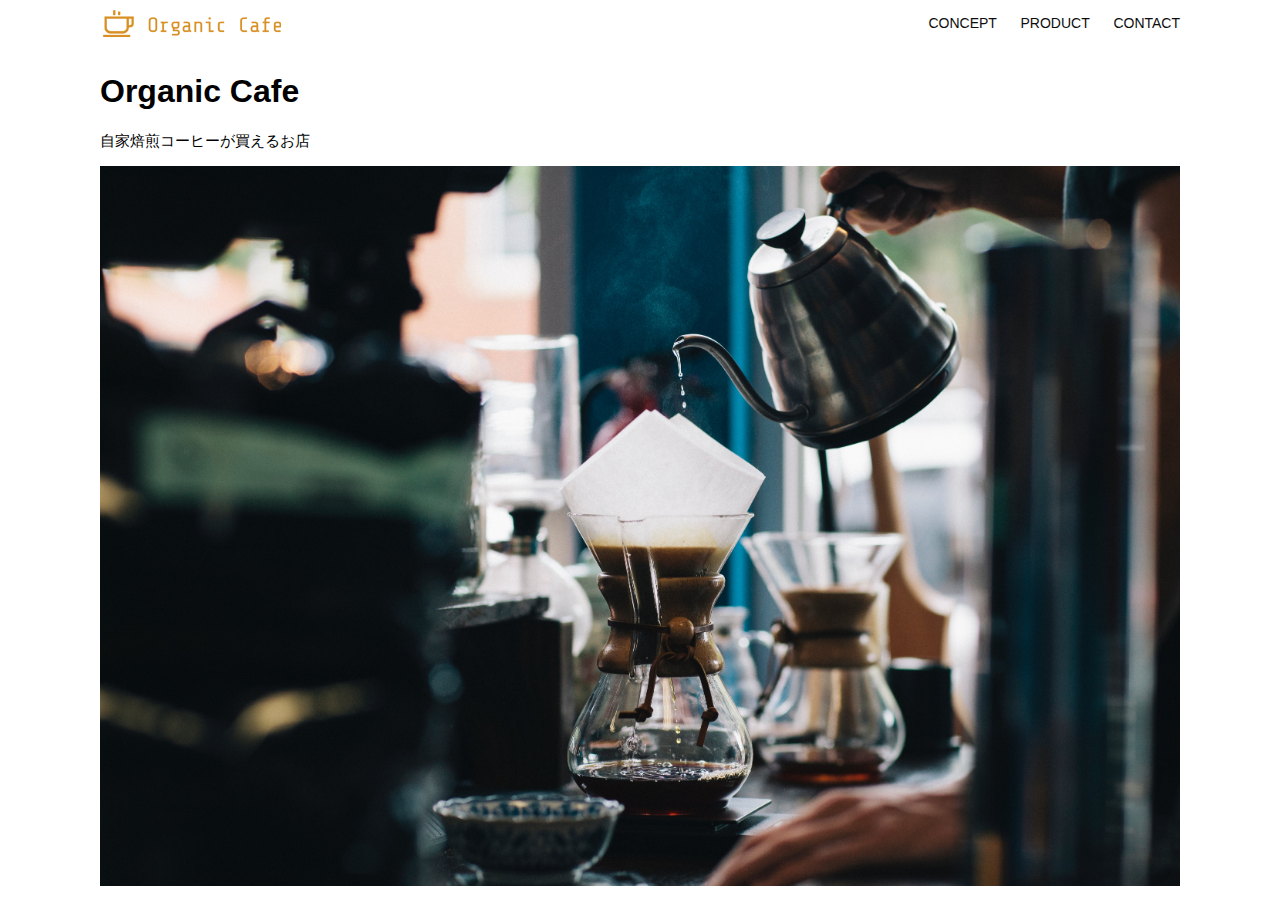
<file: html-css-kadai_013/index.html>
<!DOCTYPE html>
<html>
  <head>
    <title>Organic Cafe</title>
    <meta charset="UTF-8" />
    <meta name="description" content="自家焙煎のコーヒーがお家で楽しめるOrganic Cafe"/>
    <meta name="viewport" content="width=device-width, initial-scale=1.0" />
    <link rel="stylesheet" href="style.css" />
  </head>
  <body>
    <!-- ヘッダー -->
    <header>
      <!-- ロゴ -->
      <a href="index.html" id="logo"><img src="images/logo.png" alt="トップページに戻る"/></a>

      <!-- PC用ナビゲーション -->
      <nav id="nav-pc">
        <a href="index.html#concept">CONCEPT</a>
        <a href="index.html#product">PRODUCT</a>
        <a href="index.html#contact">CONTACT</a>
      </nav>
      <img id="menu-sp" src="images/button-menu.png" alt="ナビゲーション開く"onclick="document.getElementById('nav-sp').style.display = 'block'">
     <!-- スマホ用ナビゲーション -->
    <nav id="nav-sp">
       <img id="close" src="images/button-close.png" alt="ナビゲーションを閉じる"onclick="document.getElementById('nav-sp').style.display = 'none'">
        <a id="logo-sp" href="index.html"onclick="document.getElementById('nav-sp').style.display = 'none'"><img src="images/logo-sp.png" alt="トップページに戻る"></a>
        <a class="menu" href="index.html#concept" onclick="document.getElementById('nav-sp').style.display = 'none'">CONCEPT</a>
        <a class="menu" href="index.html#product" onclick="document.getElementById('nav-sp').style.display = 'none'">PRODUCT</a>
        <a class="menu" href="index.html#contact" onclick="document.getElementById('nav-sp').style.display = 'none'">CONTACT</a>
      </header>

    <main>
      <article>
        <!-- メインビジュアル -->
        <section id="main-visual">
          <div id="main-message">
            <h1>Organic Cafe</h1>
            <p>自家焙煎コーヒーが買えるお店</p>
          </div>
          <img src="images/main-image.jpg" alt="コーヒーをハンドドリップで淹れる画像"/>
        </section>
      </article>
    </main>
  </body>
</html>
</file>
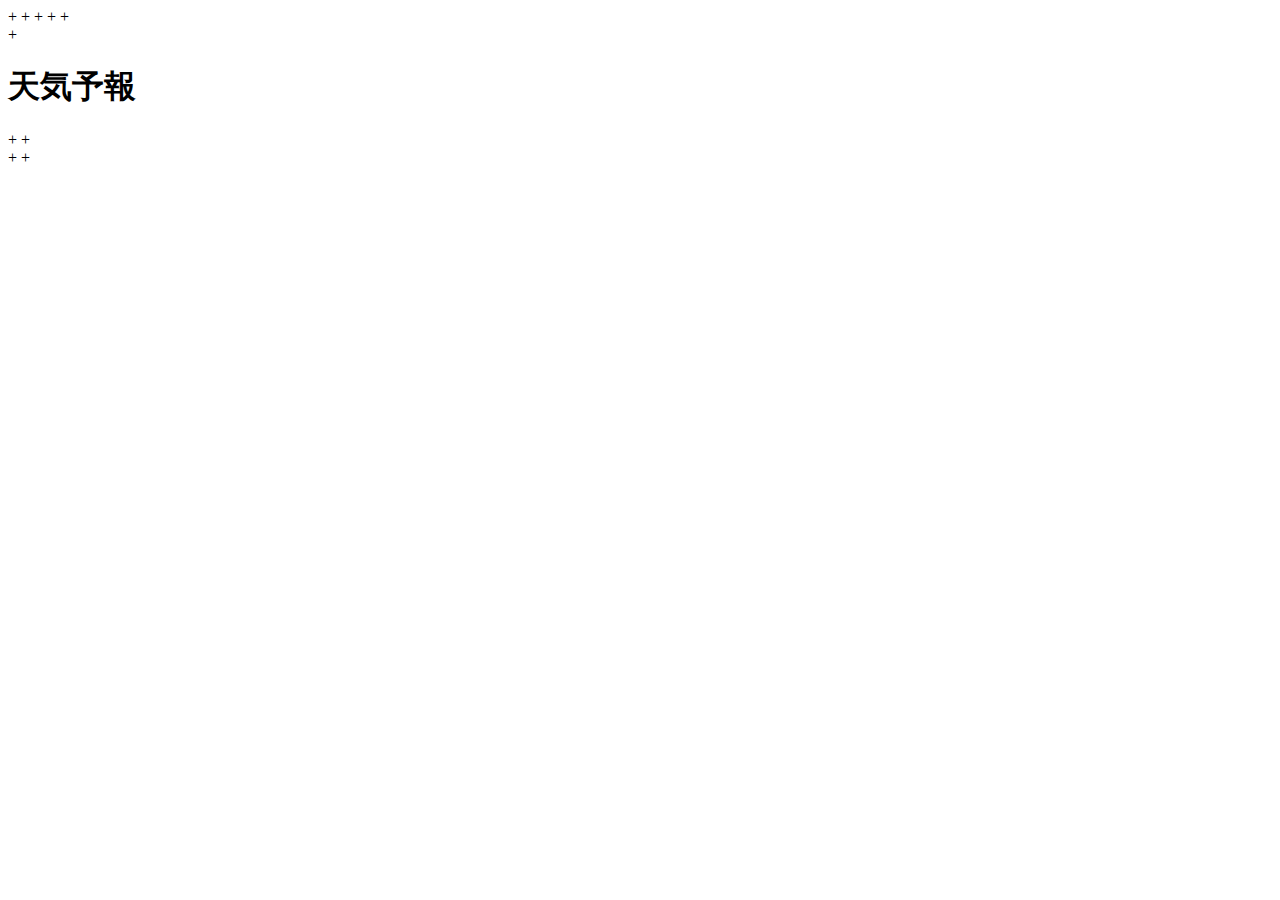
<file: HTML_CSS/index.html>
+ <!DOCTYPE html>
+ <html>
+   <body> 
+     <!--ここはヘッダーです--> 
+     <header> 
+       <h1>天気予報</h1> 
+     <!--
+     <p>このホームページは全国天気予報を紹介します。</p> 
+     <p>４時間ごとに最新情報に更新します。</p>   
+     -->
+     </header>
+   </body>
+ </html>
</file>
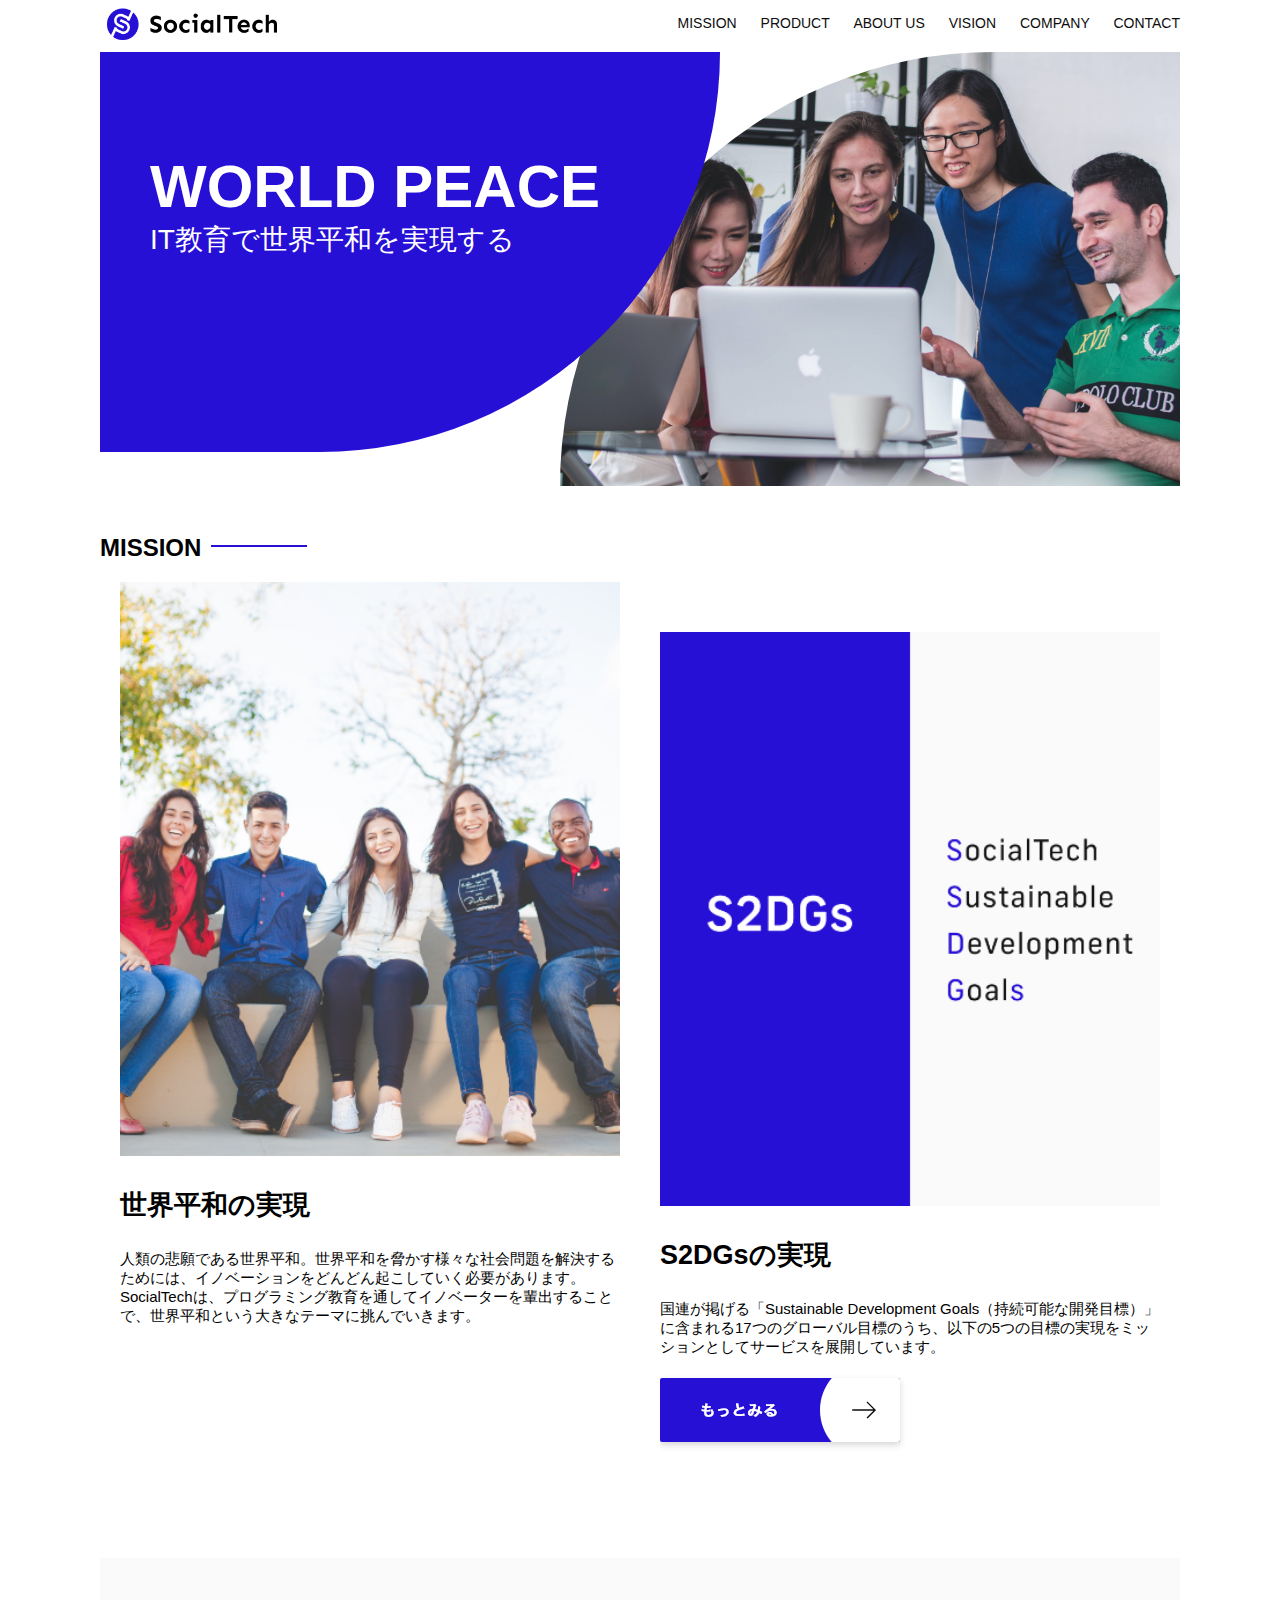
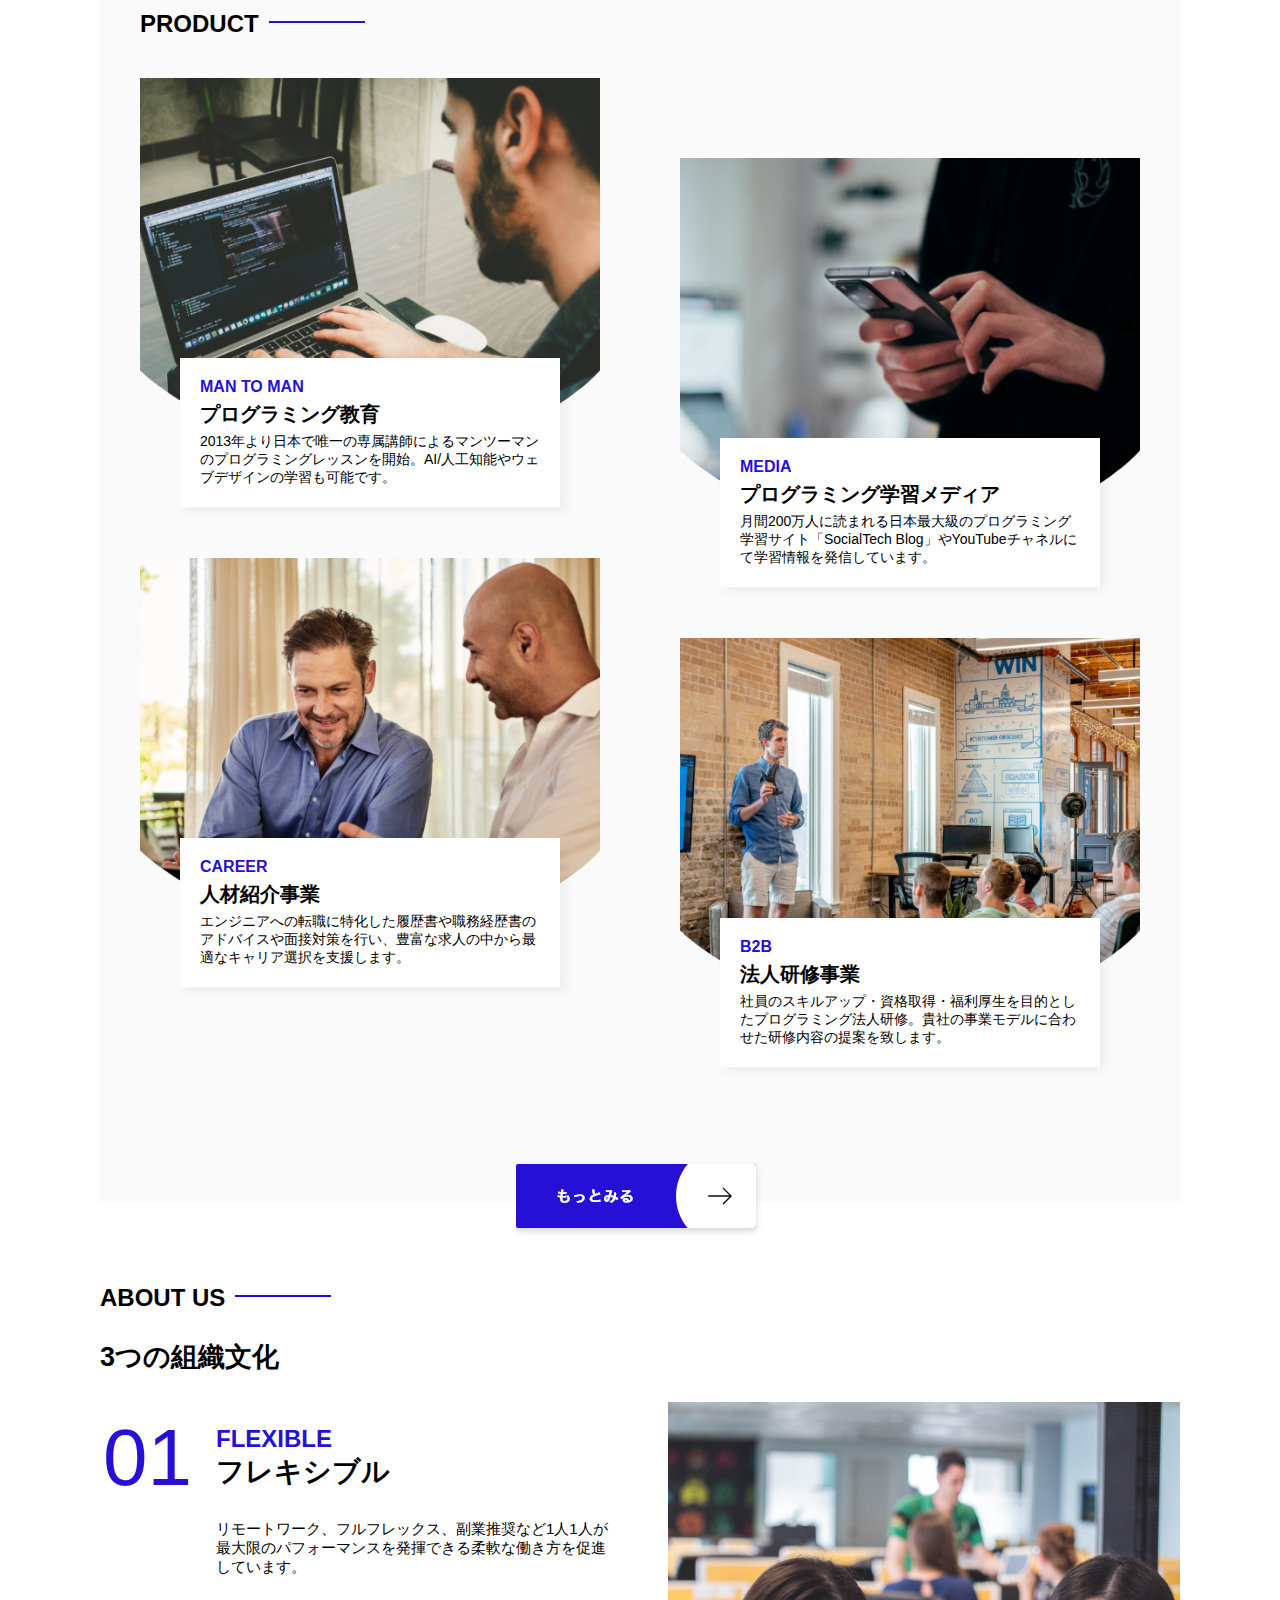
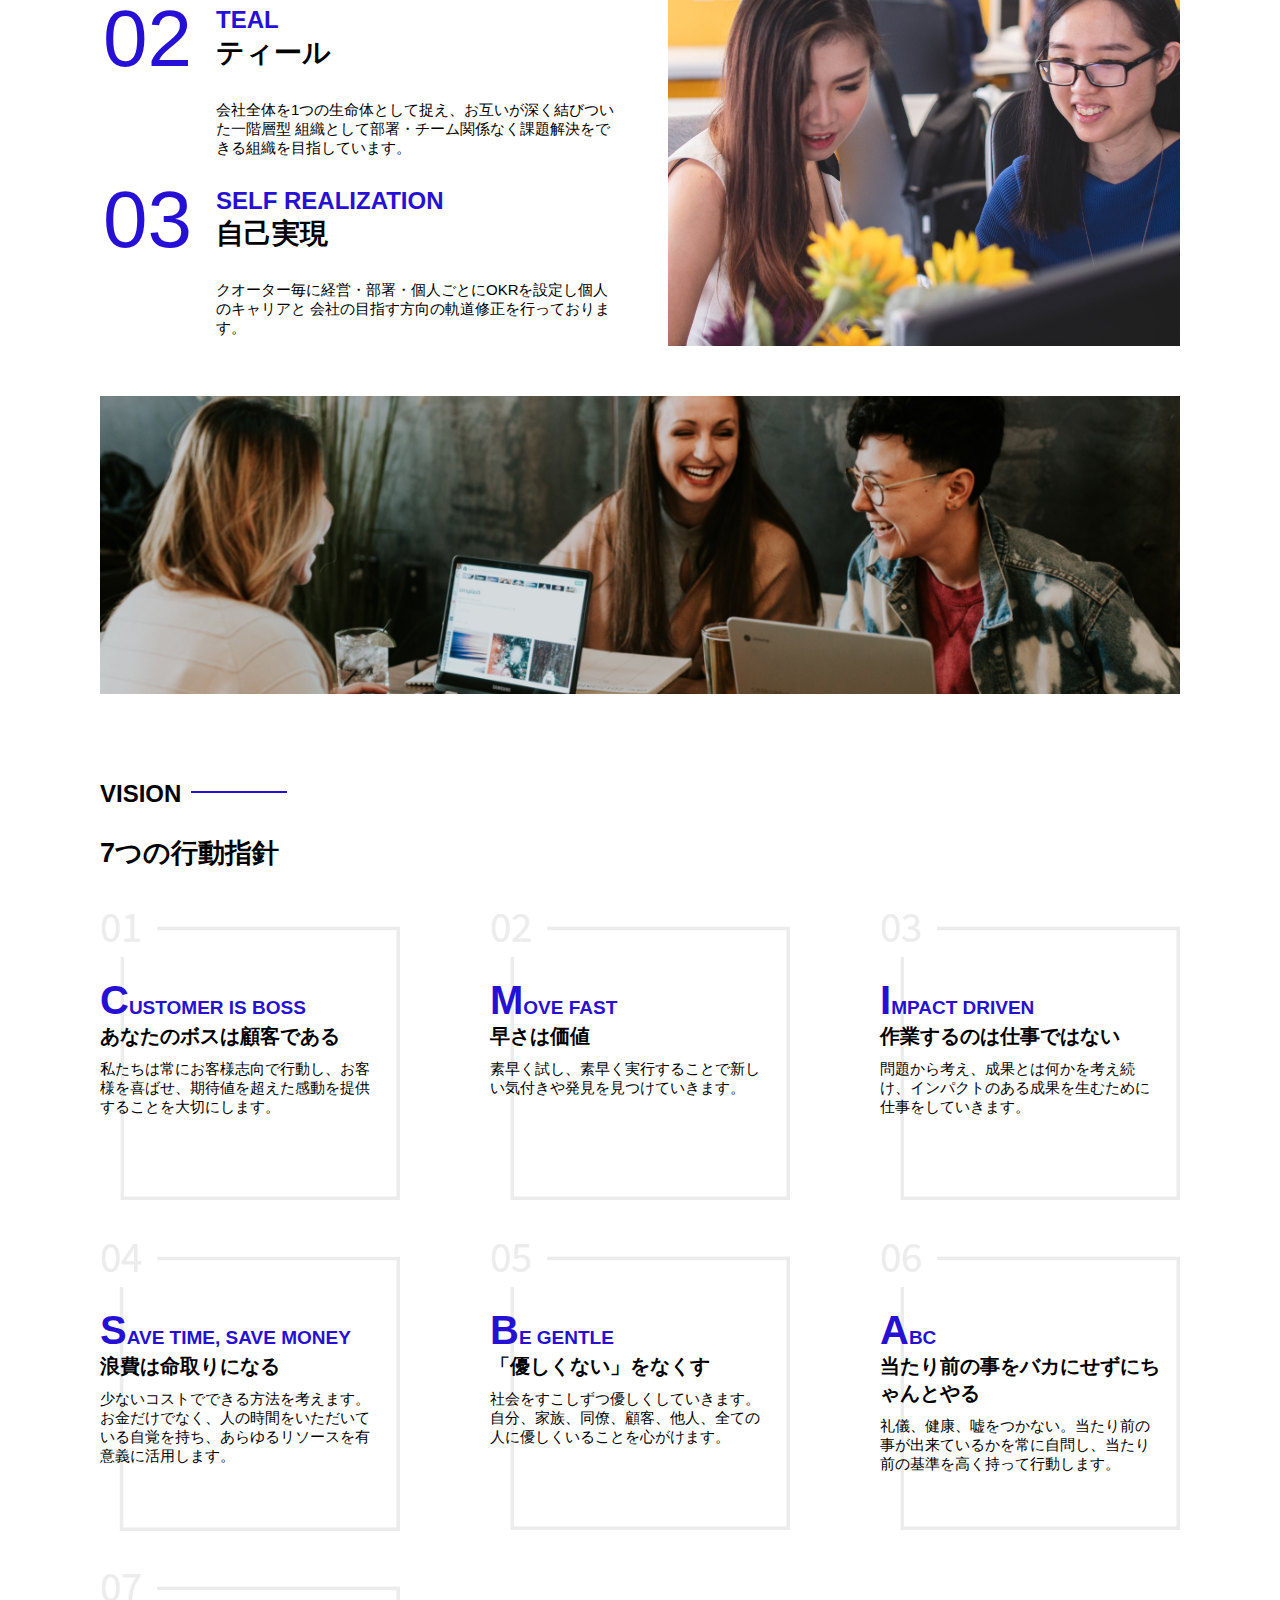
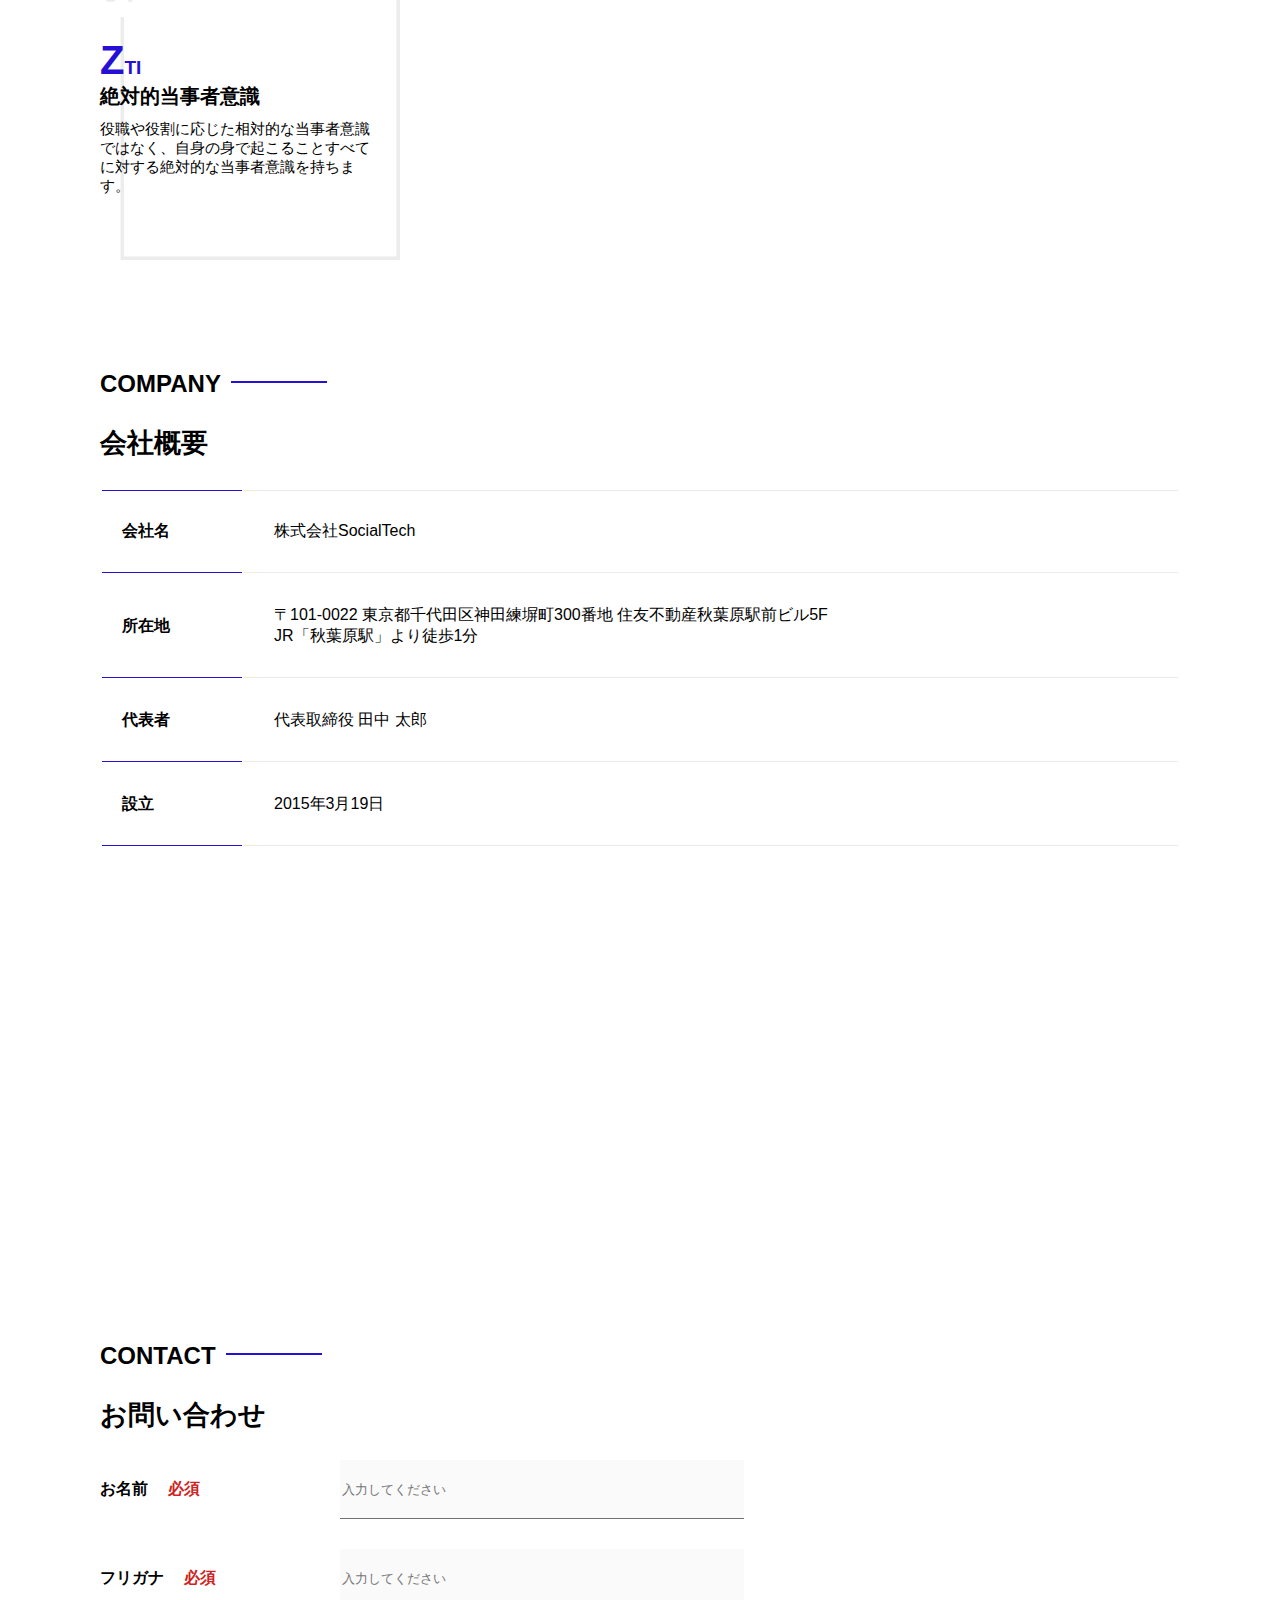
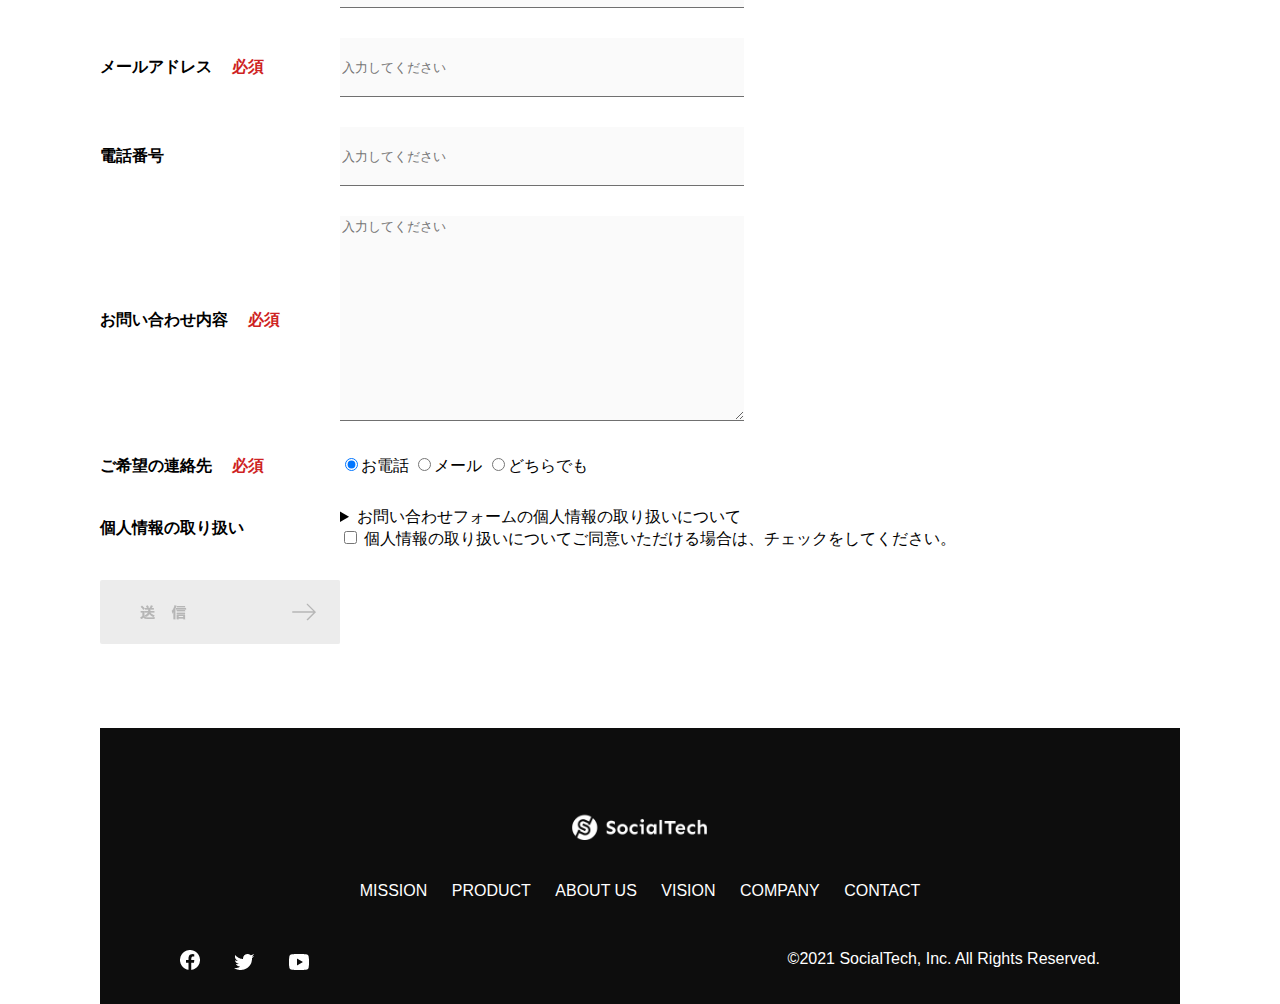
<file: kadai_tutorial_output/index.html>
<!DOCTYPE html>
<html>

<head>
    <meta charset="utf-8">
    <meta name="description" content="SocialTechはEdTech業界のリーディングカンパニーを目指します。">
    <meta name="viewport" content="width=device-width, initial-scale=1.0">
    <link rel="stylesheet" href="style.css">
    <title>SocialTech </title>
</head>

<body>
    <!-- ヘッダー -->
    <header>
        <!-- ロゴ -->
        <a href="index.html" id="logo"><img src="images/logo.png" alt="トップページに戻る"></a>

        <!-- PC用ナビゲーション -->
        <nav id="nav-pc">
            <a href="mission.html">MISSION</a>
            <a href="product.html">PRODUCT</a>
            <a href="index.html#aboutus">ABOUT US</a>
            <a href="index.html#vision">VISION</a>
            <a href="index.html#company">COMPANY</a>
            <a href="index.html#contact">CONTACT</a>
        </nav>

        <!-- スマホ用メニューボタン -->
        <img id="menu-sp" src="images/button-menu.png" alt="ナビゲーションを開く"
            onclick="document.getElementById('nav-sp').style.display = 'block'">

        <!-- スマホ用ナビゲーション -->
        <nav id="nav-sp">
            <img id="close" src="images/button-close.png" alt="ナビゲーションを閉じる"
                onclick="document.getElementById('nav-sp').style.display = 'none'">
            <a id="logo-sp" href="index.html" onclick="document.getElementById('nav-sp').style.display = 'none'"><img
                    src="images/logo-sp.png" alt="トップページに戻る"></a>
            <a class="menu" href="mission.html"
                onclick="document.getElementById('nav-sp').style.display = 'none'">MISSION</a>
            <a class="menu" href="product.html"
                onclick="document.getElementById('nav-sp').style.display = 'none'">PRODUCT</a>
            <a class="menu" href="index.html#aboutus"
                onclick="document.getElementById('nav-sp').style.display = 'none'">ABOUT US</a>
            <a class="menu" href="index.html#vision"
                onclick="document.getElementById('nav-sp').style.display = 'none'">VISION</a>
            <a class="menu" href="index.html#company"
                onclick="document.getElementById('nav-sp').style.display = 'none'">COMPANY</a>
            <a class="menu" href="index.html#contact"
                onclick="document.getElementById('nav-sp').style.display = 'none'">CONTACT</a>
            <div id="sns">
                <a href="https://www.facebook.com/sejuku2013"><img src="images/button-facebook.png"
                        alt="Facebookのリンク"></a>
                <a href="https://twitter.com/samuraijuku"><img src="images/button-twitter.png" alt="Twitterのリンク"></a>
                <a href="https://www.youtube.com/channel/UCCFOQO5aDK0xXam4cUQXT8g"><img src="images/button-youtube.png"
                        alt="YouTubeのリンク"></a>
            </div>
        </nav>
    </header>
    <main>
        <article>
            <!-- メインビジュアル -->
            <section id="main-visual">
                <div id="main-message">
                    <h1>WORLD PEACE</h1>
                    <p>IT教育で世界平和を実現する</p>
                </div>
                <img src="images/index/index-main.png" alt="PCの周りに集まる多国籍の仲間たち">
            </section>
            <section id="mission">
                <h2 class="index-h2">MISSION</h2>
                <div id="mission-flex">
                    <div>
                        <img id="mission-photo" src="images/index/index-mission.png" alt="屋外のベンチで写真を撮影する多国籍の仲間たち">
                        <h3>世界平和の実現</h3>
                        <p>
                            人類の悲願である世界平和。世界平和を脅かす様々な社会問題を解決するためには、イノベーションをどんどん起こしていく必要があります。SocialTechは、プログラミング教育を通してイノベーターを輩出することで、世界平和という大きなテーマに挑んでいきます。
                        </p>
                    </div>
                    <div>
                        <img id="s2dgs" src="images/index/s2dgs.png" alt="S2DGs">
                        <h3>S2DGsの実現</h3>
                        <p>国連が掲げる「Sustainable Development
                            Goals（持続可能な開発目標）」に含まれる17つのグローバル目標のうち、以下の5つの目標の実現をミッションとしてサービスを展開しています。</p>
                        <a href="mission.html">
                            <img src="images/button-more.png" alt="もっとみる">
                        </a>
                    </div>
                </div>
            </section>
     <!-- プロダクト -->
            <section id="product">
                <h2 class="index-h2">PRODUCT</h2>
                <div>
                    <div id="product-left">
                        <div>
                            <img class="product-photo" src="images/index/index-mantoman.png" alt="PCでコードを書く男性">
                            <div class="product-explain">
                                <span>MAN TO MAN</span>
                                <h3>プログラミング教育</h3>
                                <p>2013年より日本で唯一の専属講師によるマンツーマンのプログラミングレッスンを開始。AI/人工知能やウェブデザインの学習も可能です。</p>
                            </div>
                        </div>
                        <div>
                            <img class="product-photo" src="images/index/index-career.png" alt="笑顔で話し合う2人の男性">
                            <div class="product-explain">
                                <span>CAREER</span>
                                <h3>人材紹介事業</h3>
                                <p>エンジニアへの転職に特化した履歴書や職務経歴書のアドバイスや面接対策を行い、豊富な求人の中から最適なキャリア選択を支援します。</p>
                            </div>
                        </div>
                    </div>
                    <div id="product-right">
                        <div>
                            <img class="product-photo" src="images/index/index-media.png" alt="スマートフォンを操作する人">
                            <div class="product-explain">
                                <span>MEDIA</span>
                                <h3>プログラミング学習メディア</h3>
                                <p>月間200万人に読まれる日本最大級のプログラミング学習サイト「SocialTech
                                    Blog」やYouTubeチャネルにて学習情報を発信しています。</p>
                            </div>
                        </div>
                        <div>
                            <img class="product-photo" src="images/index/index-b2b.png" alt="講演中の男性とそれを聴く人々">
                            <div class="product-explain">
                                <span>B2B</span>
                                <h3>法人研修事業</h3>
                                <p>社員のスキルアップ・資格取得・福利厚生を目的としたプログラミング法人研修。貴社の事業モデルに合わせた研修内容の提案を致します。</p>
                            </div>
                        </div>
                    </div>
                </div>
                <div>
                    <a id="product-more" href="product.html">
                        <img src="images/button-more.png" alt="もっとみる">
                    </a>
                </div>
            </section>
<!-- ABOUTUS -->
            <section id="aboutus">
                <h2 class="index-h2">ABOUT US</h2>
                <h3>3つの組織文化</h3>
                <div>
                    <table class="culture-table">
                        <tr>
                            <td>
                                <span class="culture-num">01</span>
                            </td>
                            <td>
                                <span class="culture-en">FLEXIBLE</span>
                                <span class="culture-jp">フレキシブル</span>
                            </td>
                        </tr>
                        <tr>
                            <td>
                             
                            </td>
                            <td>
                                <p class="culture-description">
                                    リモートワーク、フルフレックス、副業推奨など1人1人が最大限のパフォーマンスを発揮できる柔軟な働き方を促進しています。
                                </p>
                            </td>
                        </tr>
                        <tr>
                            <td>
                                <span class="culture-num">02</span>
                            </td>
                            <td>
                                <span class="culture-en">TEAL</span>
                                <span class="culture-jp">ティール</span>
                            </td>
                        </tr>
                        <tr>
                            <td>
                               
                            </td>
                            <td>
                                <p class="culture-description">
                                    会社全体を1つの生命体として捉え、お互いが深く結びついた一階層型
                                    組織として部署・チーム関係なく課題解決をできる組織を目指しています。
                                </p>
                            </td>
                        </tr>
                        <tr>
                            <td>
                                <span class="culture-num">03</span>
                            </td>
                            <td>
                                <span class="culture-en">SELF REALIZATION</span>
                                <span class="culture-jp">自己実現</span>
                            </td>
                        </tr>
                        <tr>
                            <td>
                               
                            </td>
                            <td>
                                <p class="culture-description">
                                    クオーター毎に経営・部署・個人ごとにOKRを設定し個人のキャリアと
                                    会社の目指す方向の軌道修正を行っております。
                                </p>
                            </td>
                        </tr>
                    </table>
                    <img class="culture-img" src="images/index/index-aboutus1.png" alt="笑顔で話し合う2人の女性">
                </div>
                <img class="culture-img2" src="images/index/index-aboutus2.png" alt="笑顔で話し合う3人の男女">
            </section>
 <!-- VISION -->
            <section id="vision">
                <h2 class="index-h2">VISION</h2>
                <h3>7つの行動指針</h3>
                <div>
                    <div class="vision-box">
                        <img src="images/index/vision-01.png" alt="01">
                        <span>
                            <h4>CUSTOMER IS BOSS</h4>
                            <h5>あなたのボスは顧客である</h5>
                            <p>私たちは常にお客様志向で行動し、お客様を喜ばせ、期待値を超えた感動を提供することを大切にします。</p>
                        </span>
                    </div>
                    <div class="vision-box">
                        <img src="images/index/vision-02.png" alt="02">
                        <span>
                            <h4>MOVE FAST</h4>
                            <h5>早さは価値</h5>
                            <p>素早く試し、素早く実行することで新しい気付きや発見を見つけていきます。</p>
                        </span>
                    </div>
                    <div class="vision-box">
                        <img src="images/index/vision-03.png" alt="03">
                        <span>
                            <h4>IMPACT DRIVEN</h4>
                            <h5>作業するのは仕事ではない</h5>
                            <p>問題から考え、成果とは何かを考え続け、インパクトのある成果を生むために仕事をしていきます。</p>
                        </span>
                    </div>
                    <div class="vision-box">
                        <img src="images/index//vision-04.png" alt="04">
                        <span>
                            <h4>SAVE TIME, SAVE MONEY</h4>
                            <h5>浪費は命取りになる</h5>
                            <p>少ないコストでできる方法を考えます。お金だけでなく、人の時間をいただいている自覚を持ち、あらゆるリソースを有意義に活用します。</p>
                        </span>

                    </div>
                    <div class="vision-box">
                        <img src="images/index/vision-05.png" alt="05">
                        <span>
                            <h4>BE GENTLE</h4>
                            <h5>「優しくない」をなくす</h5>
                            <p>社会をすこしずつ優しくしていきます。自分、家族、同僚、顧客、他人、全ての人に優しくいることを心がけます。</p>
                        </span>
                    </div>
                    <div class="vision-box">
                        <img src="images/index/vision-06.png" alt="06">
                        <span>
                            <h4>ABC</h4>
                            <h5>当たり前の事をバカにせずにちゃんとやる</h5>
                            <p>礼儀、健康、嘘をつかない。当たり前の事が出来ているかを常に自問し、当たり前の基準を高く持って行動します。</p>
                        </span>
                    </div>
                    <div class="vision-box">
                        <img src="images/index/vision-07.png" alt="07">
                        <span>
                            <h4>ZTI</h4>
                            <h5>絶対的当事者意識</h5>
                            <p>役職や役割に応じた相対的な当事者意識ではなく、自身の身で起こることすべてに対する絶対的な当事者意識を持ちます。</p>
                        </span>
                    </div>
                </div>
            </section>
<!-- COMPANY -->
            <section id="company">
                <h2 class="index-h2">COMPANY</h2>
                <h3>会社概要</h3>
                <table id="company-table">
                    <tr>
                        <th class="tableheader-first">会社名</th>
                        <td class="cell-first">株式会社SocialTech</td>
                    </tr>
                    <tr>
                        <th class="tableheader">所在地</th>
                        <td class="cell">〒101-0022 東京都千代田区神田練塀町300番地 住友不動産秋葉原駅前ビル5F<br>JR「秋葉原駅」より徒歩1分</td>
                    </tr>
                    <tr>
                        <th class="tableheader">代表者</th>
                        <td class="cell">代表取締役 田中 太郎</td>
                    </tr>
                    <tr>
                        <th class="tableheader">設立</th>
                        <td class="cell">2015年3月19日</td>
                    </tr>
                </table>
                <iframe
                    src="https://www.google.com/maps/embed?pb=!1m18!1m12!1m3!1d3240.0688551336807!2d139.7720776771055!3d35.69992317258124!2m3!1f0!2f0!3f0!3m2!1i1024!2i768!4f13.1!3m3!1m2!1s0x60188fee13660e23%3A0x77137876edf742ac!2z5L2P5Y-L5LiN5YuV55Sj56eL6JGJ5Y6f6aeF5YmN44OT44Or!5e0!3m2!1sja!2sjp!4v1704858013291!5m2!1sja!2sjp"
                    style="border:0;" allowfullscreen="" loading="lazy">
                </iframe>
            </section>
     <!-- お問い合わせフォーム -->
            <section id="contact">
                <h2 class="index-h2">CONTACT</h2>
                <h3>お問い合わせ</h3>
                <form>

                    <div>
                        <div class="contact-heading">
                            <label class="contact-label">お名前<span class="contact-span">必須</span></label>
                        </div>
                        <div>
                            <input type="text" name="name" placeholder="入力してください" class="contact-textbox">
                        </div>
                    </div>
                    <div>
                        <div class="contact-heading">
                            <label class="contact-label">フリガナ<span class="contact-span">必須</span></label>
                        </div>
                        <div>
                            <input type="text" name="hurigana" placeholder="入力してください" class="contact-textbox">
                        </div>
                    </div>
                    <div>
                        <div class="contact-heading">
                            <label class="contact-label">メールアドレス<span class="contact-span">必須</span></label>
                        </div>
                        <div>
                            <input type="text" name="email" placeholder="入力してください" class="contact-textbox">
                        </div>
                    </div>
                    <div>
                        <div class="contact-heading">
                            <label class="contact-label">電話番号</label>
                        </div>
                        <div>
                            <input type="text" name="tel" placeholder="入力してください" class="contact-textbox">
                        </div>
                    </div>
                    <div>
                        <div class="contact-heading">
                            <label class="contact-label">お問い合わせ内容<span class="contact-span">必須</span></label>
                        </div>
                        <div>
                            <textarea class="contact-textarea " placeholder="入力してください" name="message"></textarea>
                        </div>
                    </div>
                    <div>
                        <div class="contact-heading">
                            <label class="contact-label">ご希望の連絡先<span class="contact-span">必須</span></label>
                        </div>
                        <div>
                            <input class="radiobutton" type="radio" value="tel" name="contact"
                                checked><label>お電話</label>
                            <input class="radiobutton" type="radio" value="mail" name="contact"><label>メール</label>
                            <input class="radiobutton" type="radio" value="both" name="contact"><label>どちらでも</label>
                        </div>
                    </div>
                    <div>
                        <div class="contact-heading">
                            <label class="contact-label">個人情報の取り扱い</label>
                        </div>
                        <div>
                            <details>
                                <summary>お問い合わせフォームの個人情報の取り扱いについて</summary>
                                <div>
                                    <span>１．組織の名称又は氏名</span><br>
                                    株式会社SocialTech<br><br>
                                    <span>２．個人情報保護管理者（若しくはその代理人）の氏名又は職名、所属及び連絡先
                                        鈴木 一郎 コーポレート部</span><br>
                                    メールアドレス:samurai@example.com<br>
                                    TEL:03-1234-5678<br>
                                    <span>３．個人情報の利用目的</span><br>
                                    ・本サービス及び本サービスに関連する情報の提供又はそれらに関する連絡のため<br>
                                    ・ユーザーの本人確認のため<br>
                                    ・当社サービスのご案内のため<br>
                                    ・当社の商品等の広告または宣伝（電子メールによるものを含むものとします。）<br><br>
                                    <span>４．個人情報の取り扱い業務の委託</span><br>
                                    個人情報の取扱業務の全部または一部を外部に業務委託する場合があります。<br>
                                    その際、弊社は、個人情報を適切に保護できる管理体制を敷き実行していることを条件として<br>
                                    委託先を厳選したうえで、機密保持契約を委託先と締結し、お客様の個人情報を厳密に管理させます。<br><br>
                                    <span>５．個人情報の開示等の請求</span><br>
                                    お客様は、弊社に対してご自身の個人情報の開示等（利用目的の通知、開示、内容の訂正・追加・削除、利用の停止または消去、第三者への提供の停止）に関して、当社問合わせ窓口に申し出ることができます。<br>
                                    その際、弊社はお客様ご本人を確認させていただいたうえで、合理的な期間内に対応いたします。<br><br>
                                    なお、個人情報に関する弊社問合わせ先は、次の通りです。<br><br>
                                    株式会社SocialTech 個人情報問合せ窓口<br>
                                    〒101-0022 東京都千代田区神田練塀町300番地 住友不動産秋葉原駅前ビル5F<br>
                                    メールアドレス:samurai@example.com TEL:03-1234-5678<br><br>
                                    <span>６．個人情報を提供されることの任意性について</span><br><br>
                                    お客様がご自身の個人情報を弊社に提供されるか否かは、お客様のご判断によりますが、もしご提供されない場合には、適切なサービスが提供できない場合がありますので予めご了承ください。
                                </div>
                            </details>
                            <input type="checkbox" name="agree">
                            <span>個人情報の取り扱いについてご同意いただける場合は、チェックをしてください。</span>
                        </div>
                    </div>
                    <input type="image" src="images/button-submit.png" alt="送信する">
                </form>
            </section>
        </article>
        <footer>
            <div id="footer-logo">
                <img src="images/logo-sp.png" alt="SocialTech">
            </div>
            <div id="footer-link">
                <a href="mission.html">MISSION</a>
                <a href="product.html">PRODUCT</a>
                <a href="index.html#aboutus">ABOUT US</a>
                <a href="index.html#vision">VISION</a>
                <a href="index.html#company">COMPANY</a>
                <a href="index.html#contact">CONTACT</a>
            </div>
            <div id="sns-footer">
                <a href="https://www.facebook.com/sejuku2013"><img src="images/button-facebook.png"
                        alt="Facebookのリンク"></a>
                <a href="https://twitter.com/samuraijuku"><img src="images/button-twitter.png" alt="Twitterのリンク"></a>
                <a href="https://www.youtube.com/channel/UCCFOQO5aDK0xXam4cUQXT8g"><img src="images/button-youtube.png"
                        alt="YouTubeのリンク"></a>
                <span id="copyright">&copy;2021 SocialTech, Inc. All Rights Reserved. </span>
            </div>
        </footer>
    </main>
</body>

</html>
</file>
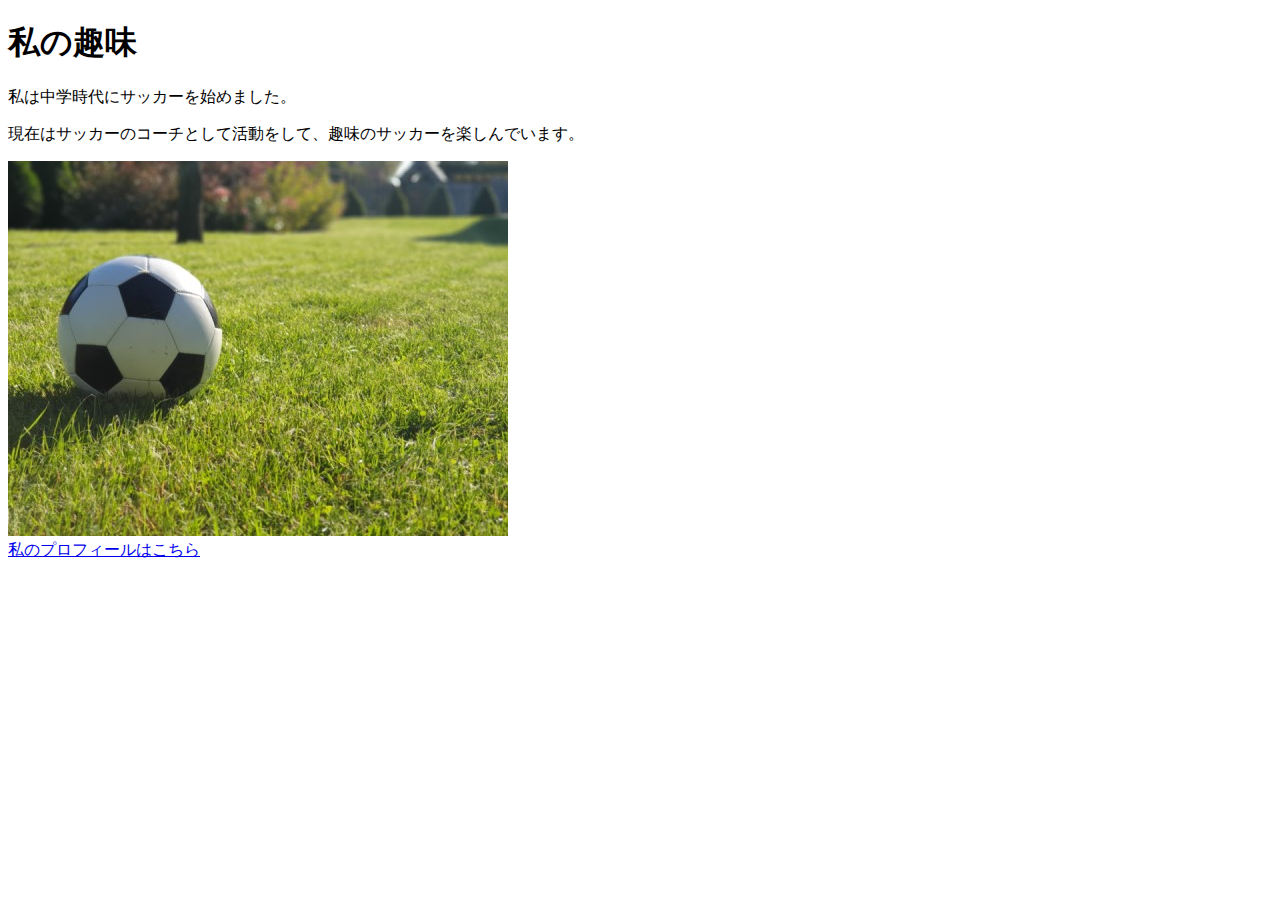
<file: html/kadai_005.html>
<!DOCTYPE html>
<html>
  <head>
    <title>5章課題</title>
    <meta name="description" content="このページは5章の課題です。">
    <meta charset="utf-8">
  </head>
    <body>
      <header>
        <h1>私の趣味</h1>
      </header>
      <p>私は中学時代にサッカーを始めました。</p>
      <p>現在はサッカーのコーチとして活動をして、趣味のサッカーを楽しんでいます。</p>
      <img src="..\images\sample.jpg"  alt="画像">
      <br>
      <a href="https://twitter.com/samuraijuku">私のプロフィールはこちら</a>
      <br>
    </body>
</html>
</file>
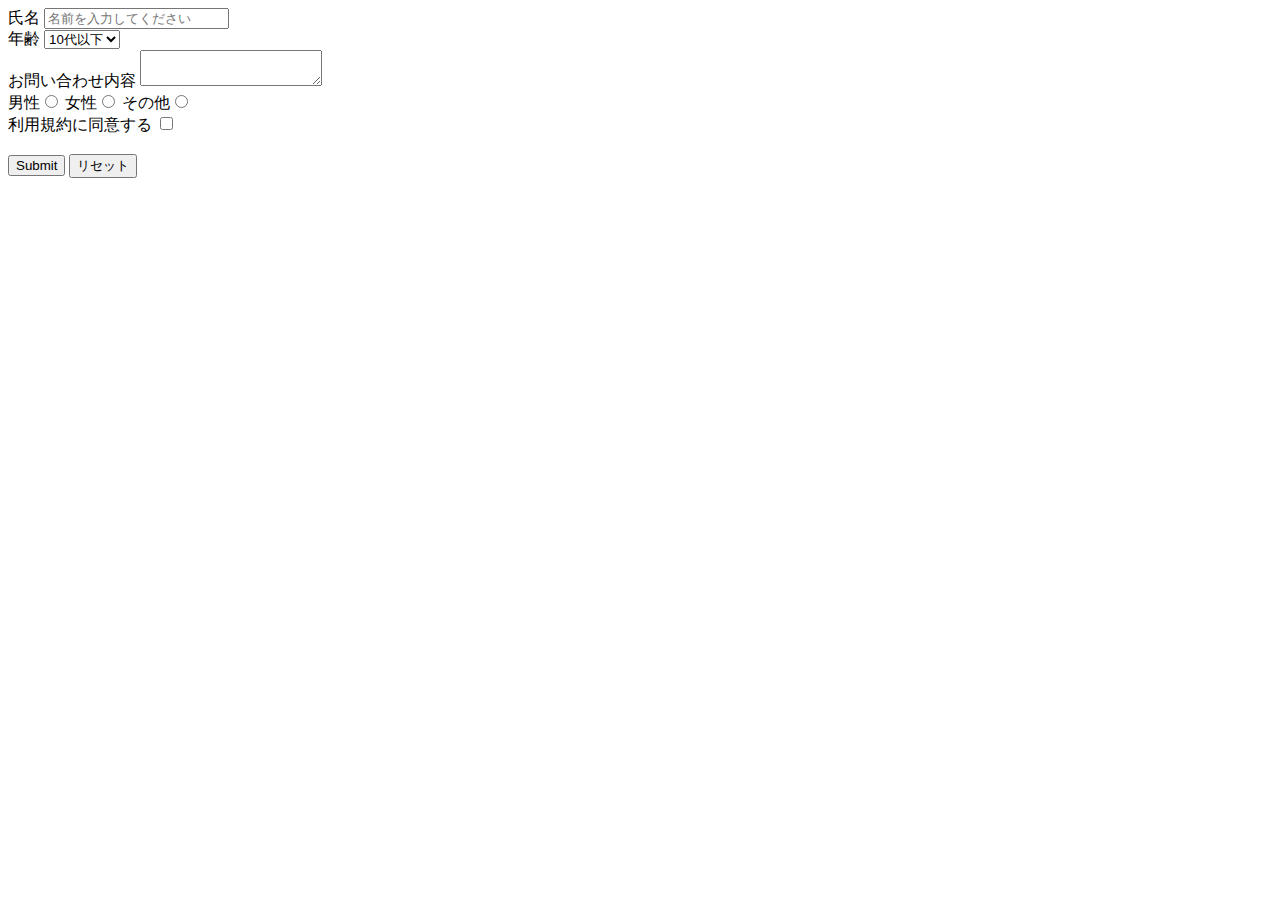
<file: HTML_CSS/form.html>
<!DOCTYPE html>
<html>

<body>
  <form>
    <label>氏名</label>
    <input type="text" placeholder="名前を入力してください">
    <br>

     <label>年齢</label>
     <select>
       <option>10代以下</option>
       <option>20代</option>
       <option>30代</option>
       <option>40代以上</option>
     </select>
      <br>

      <label>お問い合わせ内容</label>
      <textarea></textarea>
      <br>

       <label>男性</label><input type="radio" name="gender">
       <label>女性</label><input type="radio" name="gender">
       <label>その他</label><input type="radio" name="gender">
      <br>
       
      <label>利用規約に同意する</label>
      <input type="checkbox">
      <br>
      <br>

      <input type="submit" value"送信">
      <input type="reset" value="リセット">
  </form>
</body>

</html>
</file>
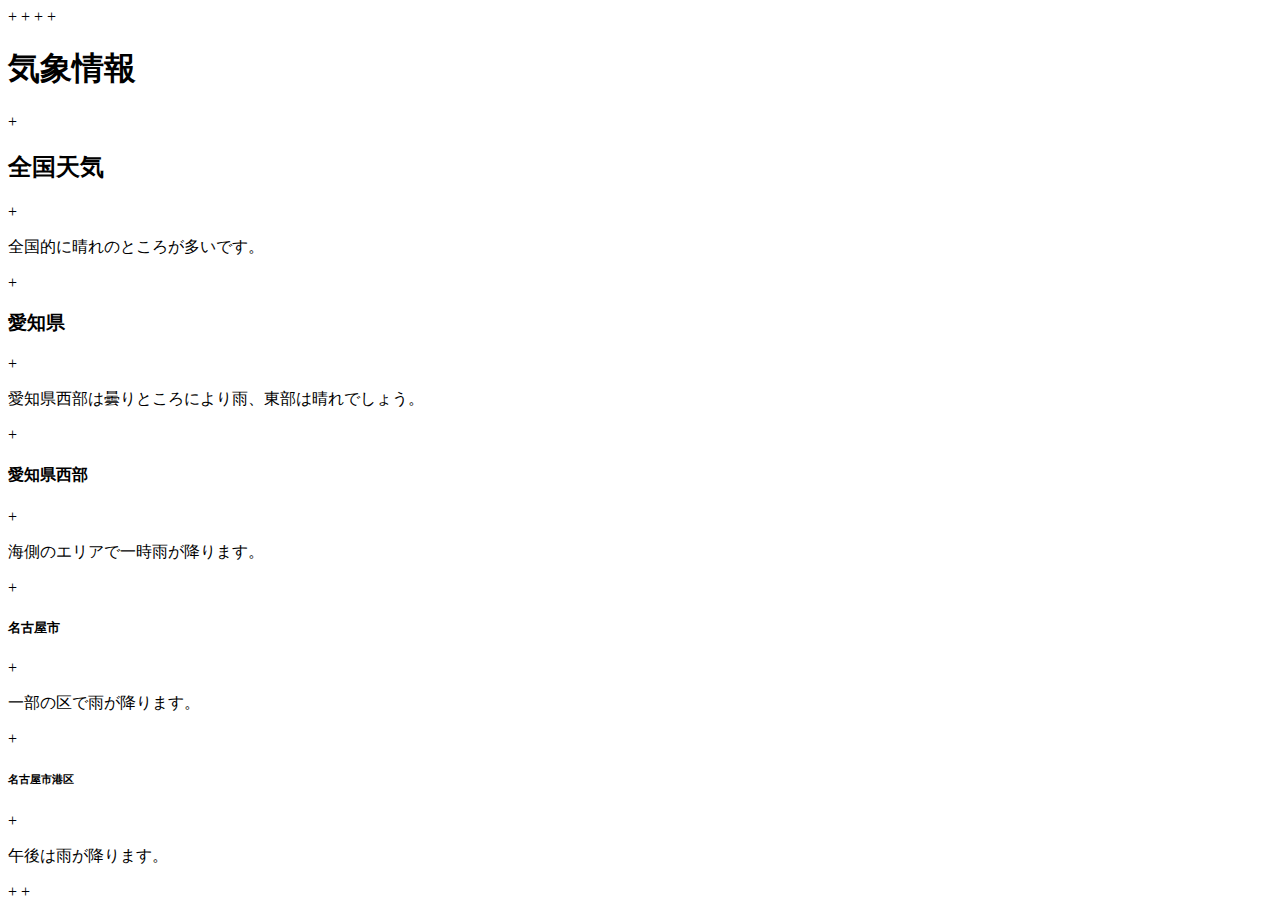
<file: HTML_CSS/h-tag.html>
+ <!DOCTYPE html>
+ <html> 
+ <body> 
+   <h1>気象情報</h1> 
+   <h2>全国天気</h2> 
+   <p>全国的に晴れのところが多いです。</p> 
+   <h3>愛知県</h3> 
+   <p>愛知県西部は曇りところにより雨、東部は晴れでしょう。</p> 
+   <h4>愛知県西部</h4> 
+   <p>海側のエリアで一時雨が降ります。</p> 
+   <h5>名古屋市</h5> 
+   <p>一部の区で雨が降ります。</p> 
+   <h6>名古屋市港区</h6> 
+   <p>午後は雨が降ります。</p> 
+ </body>
+ </html>
</file>
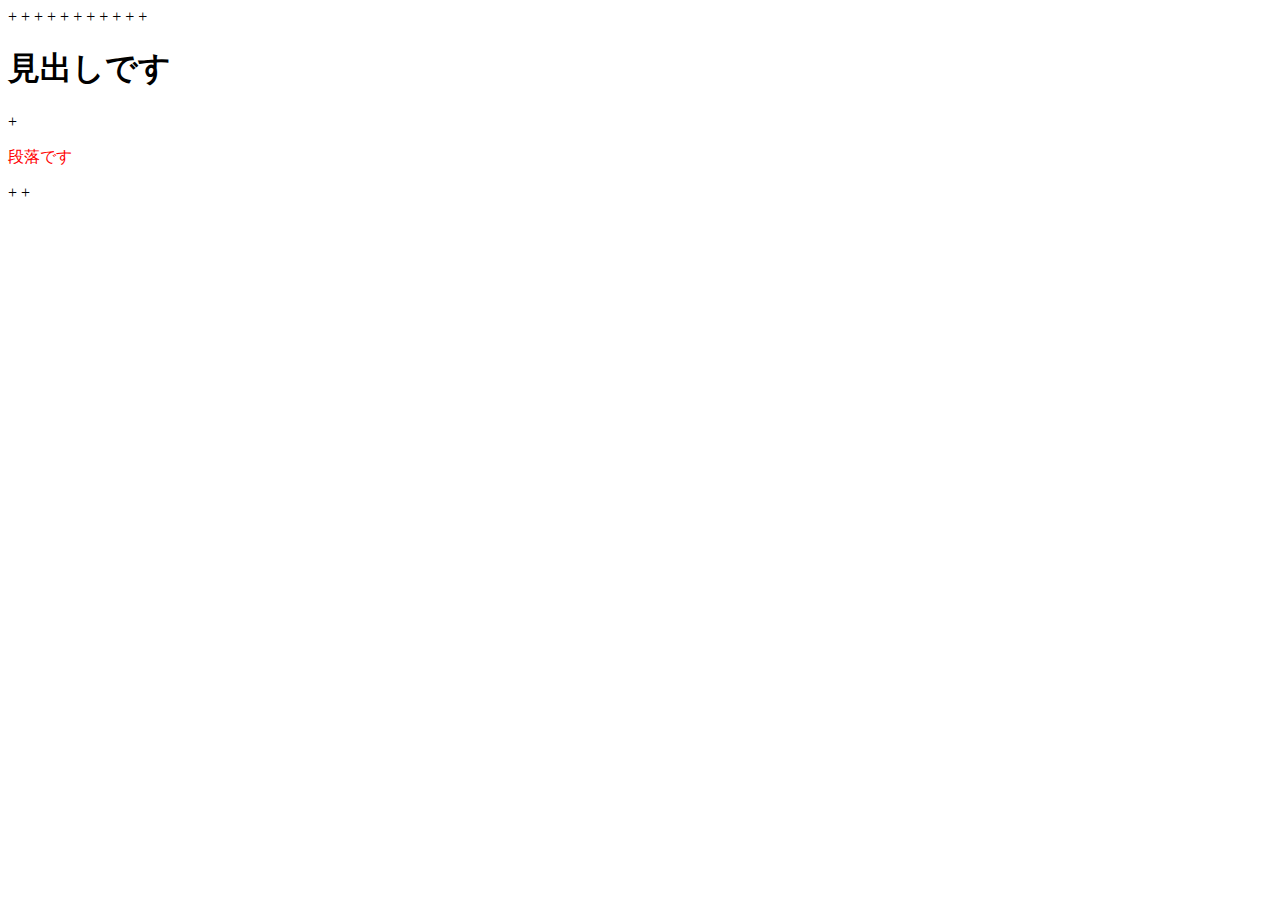
<file: HTML_CSS/read-stylesheet.html>
+ <!DOCTYPE html>
+ <html>
+   <head>
+     <title>タイトルです</title>
+     <meta name="description" content="説明文です">
+     <meta charset="utf-8">
+     <!-- 以下の1行で外部のCSSファイルを読み込みます -->
+     <link rel="stylesheet" href="read-stylesheet.css">
+   </head>
+   <body>
+     <h1>見出しです</h1>
+     <p>段落です</p>
+   </body>
+ </html>
<!-- coment test  aaa -->
</file>
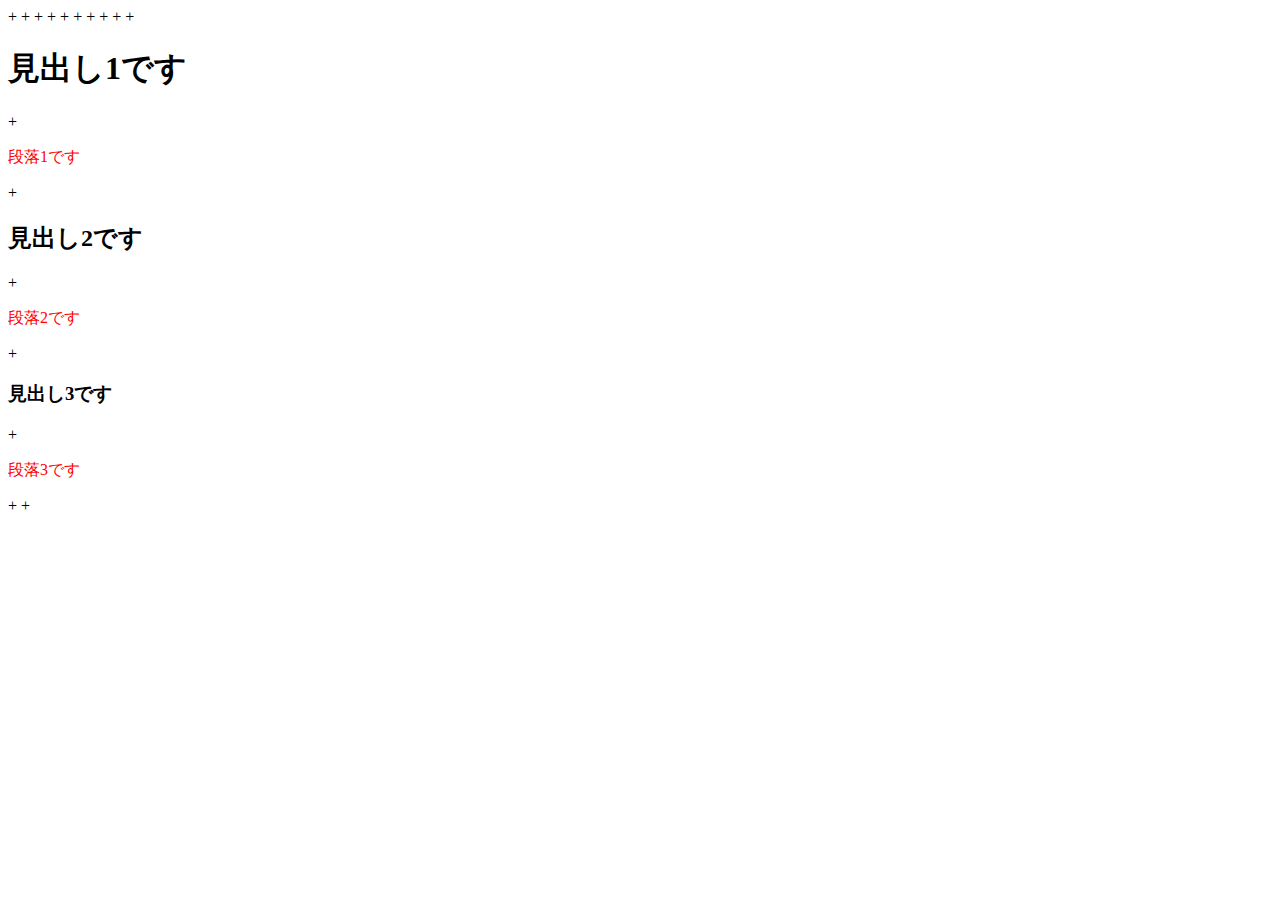
<file: HTML_CSS/selector-elements.html>
+ <!DOCTYPE html>
+ <html>
+   <head>
+     <title>タイトルです</title>
+     <meta name="description" content="説明文です">
+     <meta charset="utf-8">
+     <link rel="stylesheet" href="selector-elements.css">
+   </head>
+   <body>
+     <h1>見出し1です</h1>
+     <p>段落1です</p>
+     <h2>見出し2です</h2>
+     <p>段落2です</p>
+     <h3>見出し3です</h3>
+     <p>段落3です</p>
+   </body>
+ </html>
</file>
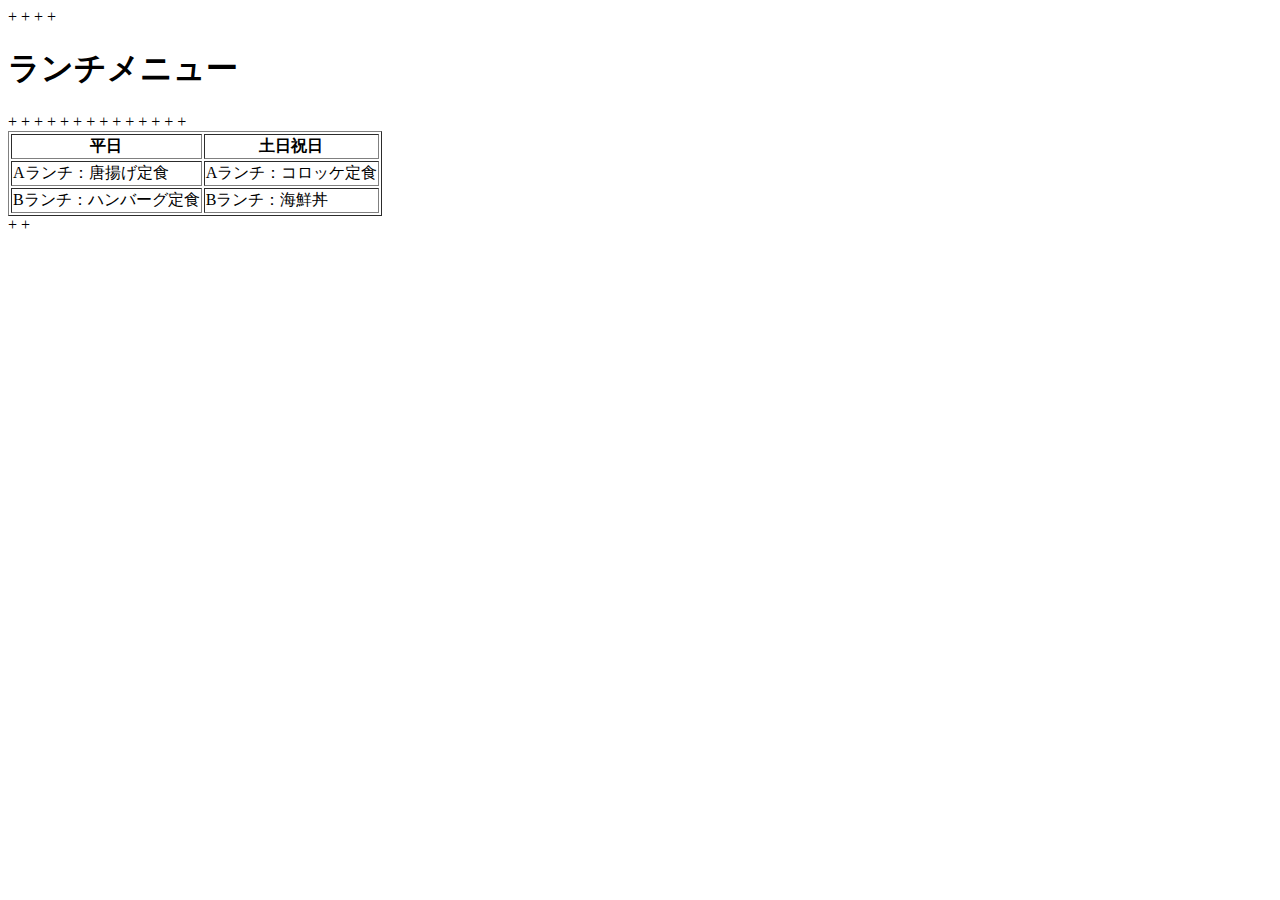
<file: HTML_CSS/table-tag.html>
+ <!DOCTYPE html>
+ <html> 
+ <body> 
+   <h1>ランチメニュー</h1> 
+   <table border="1"> 
+     <tr> 
+       <th>平日</th> 
+       <th>土日祝日</th> 
+     </tr>
+     <tr> 
+       <td>Aランチ：唐揚げ定食</td>
+       <td>Aランチ：コロッケ定食</td>
+     </tr>
+     <tr> 
+       <td>Bランチ：ハンバーグ定食</td>
+       <td>Bランチ：海鮮丼</td>
+     </tr>
+   </table> 
+ </body>
+ </html>
</file>
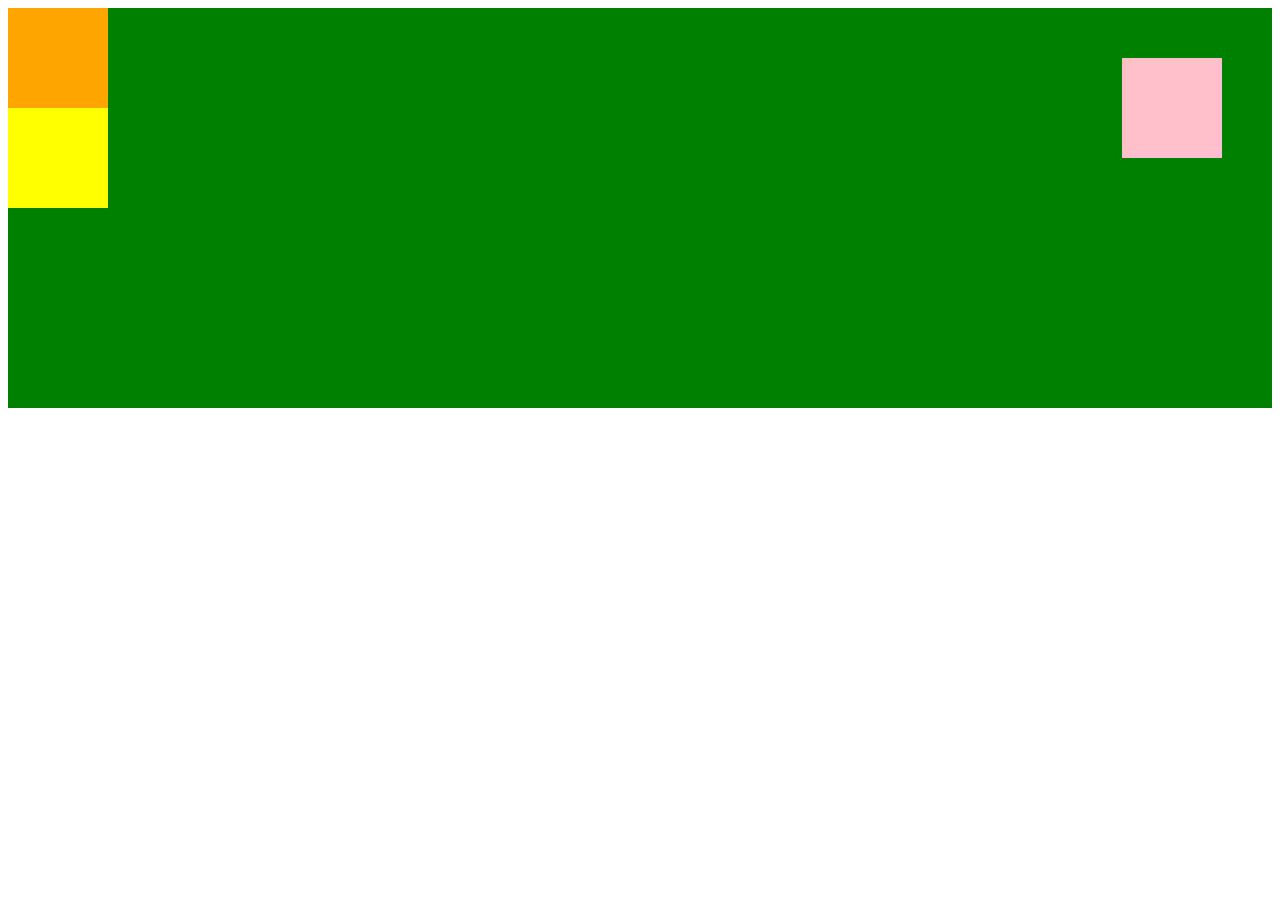
<file: HTML_CSS/練習.html>
<!DOCTYPE html>
 <html>
     <head>
         <title>タイトルです</title>
         <meta charset="utf-8">
         <link rel="stylesheet" href="練習.css">
     </head>
     <body>
         <div class="parent">
             <div id="first-div"></div>
             <div id="second-div"></div>
             <div id="third-div"></div>
         </div>
     </body>
 </html>
</file>
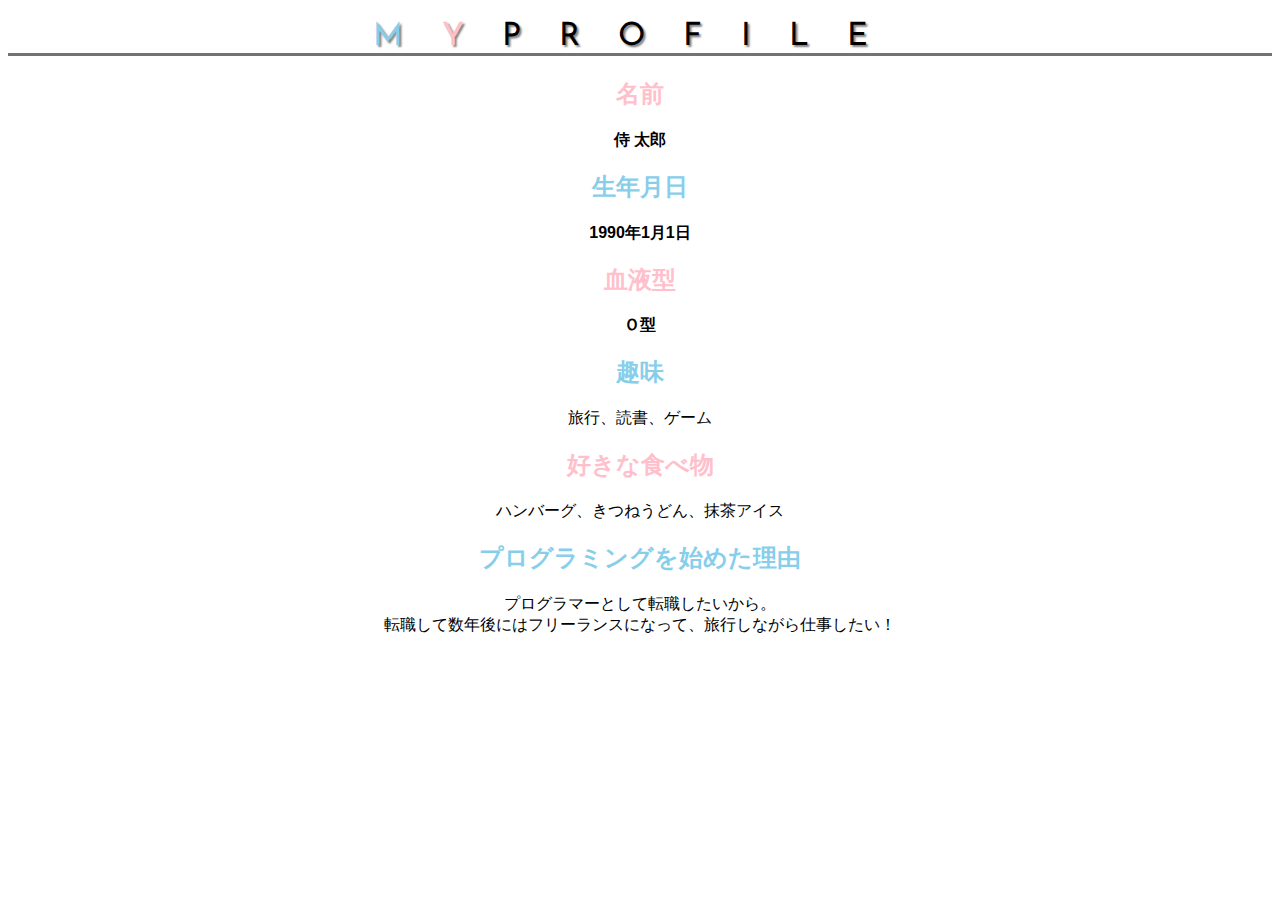
<file: kadai_014/kadai_014.html>
<!DOCTYPE html>
<html lang="ja">
<html>  

  <head>
    <title>14章課題</title>
    <meta charset="UTF-8">
    <meta name="description" content="このページは14章の課題です。">
    <link rel="stylesheet" href="style.css">
    <link rel="preconnect" href="https://fonts.googleapis.com">
    <link rel="preconnect" href="https://fonts.gstatic.com" crossorigin>
    <link href="https://fonts.googleapis.com/css2?family=Josefin+Sans:ital@0;1&display=swap" rel="stylesheet">
  </head>

  <body>
      <header>
        <h1><span class="text-blue">M</span><span class="text-pink">Y</span>PROFILE</h1>
     </header>

    <main>
        <div id="parent">
          <h2 class="text-pink">名前</h2>
          <p>侍 太郎</p>
          <h2 class="text-blue">生年月日</h2>
          <p>1990年1月1日</p>
          <h2 class="text-pink">血液型</h2>
          <p>Ｏ型</p>
        </div> 
        <h2 class="text-blue">趣味</h2>
        <p>旅行、読書、ゲーム</p>
        <h2 class="text-pink">好きな食べ物</h2>
        <p>ハンバーグ、きつねうどん、抹茶アイス</p>
        <h2 class="text-blue">プログラミングを始めた理由</h2>
        <p>プログラマーとして転職したいから。<br>転職して数年後にはフリーランスになって、旅行しながら仕事したい！</p>
    </main>
  </body>
</html>
</file>
<file: html-css-kadai_013/style.css>
/* PC、スマホ共通スタイル */
body {
  font-family: "Source Sans Pro", "Hiragino Kaku Gothic ProN", Meiryo, Arial,
    sans-serif;
}

p {
  font-size: 15px;
}

#main-visual>img {
  width: 100%;
}

/*================
PC用のスタイル 
=================*/
@media screen and (min-width: 768px) {
  /* 横幅設定 */
  body {
    max-width: 1080px;
    min-width: 960px;
    margin: 0 auto 0 auto;
  }

  /* ヘッダー */
  header {
    display: flex;
    justify-content: space-between;
  }

  /* ナビゲーションのレイアウト */
  #nav-pc {
    text-align: right;
    font-size: 14px;
    padding-top: 15px;
  }

  /* ナビゲーションのリンクの装飾設定 */
  #nav-pc>a {
    text-decoration: none;
    margin-left: 20px;
  }

  #nav-pc>a:link {
    color: #0d0d0d;
  }

  #nav-pc>a:visited {
    color: #0d0d0d;
  }

  #nav-pc>a:hover {
    color: #0d0d0d;
    text-decoration: underline;
  }

  #nav-pc>a:active {
    color: #0d0d0d;
  }
  #menu-sp{
    display: none;
  }
#nav-sp{
  display: none;
}
}

/* -------------
↓スマホ用表示 
---------------*/
@media screen and (max-width: 768px) {

body{
  min-width:375px;
  margin:0px;
}
#nav-pc{
  display: none;
}
#menu-sp{
  float: right;
  padding: 0;
}
#nav-sp{
  background-color:#ce933e; 
  position: absolute;
  left: 0;
  top: 0;
  height: 100%;
  width: 100%;
  display: none;
  z-index: 100;
}
#close{
  position: absolute;
  top: 20px;
  right: 20px;
}
#logo-sp{
  margin:80 0 30 20;
}
#nav-sp > a {
  display: block;
}
#nav-sp > a:link {
  color: #ffffff;
}
#nav-sp > a:visited {
  color: #ffffff;
}
#nav-sp > a:hover {
  color: #ffffff;
  text-decoration: underline;
}
#nav-sp > a:active {
  color: #ffffff;
}
#nav-sp > .menu {
  text-decoration: none;
  display: block;
  margin: 0 20px 0 20px;
  height: 44px;
  font-size: 16px;
  background-image: url("images/arrow.png");
  background-repeat: no-repeat;
  background-position: right top;
}
}
</file>
<file: kadai_tutorial_output/style.css>
/* 共通 */
body {
    font-family: "Source Sans Pro", "Hiragino Kaku Gothic ProN", Meiryo, Arial,
        sans-serif;
}

p {
    font-size: 15px;
}

.arrow-right {
    color: #2710d5;
}

#submit {
    margin-top: 50px;
}

/*================
 PC用
=================*/
@media screen and (min-width: 768px) {
    /* 横幅設定 */
    body {
        max-width: 1080px;
        min-width: 900px;
        margin: 0 auto 0 auto;
    }

    /* ヘッダー */
    header {
        display: flex;
        justify-content: space-between;
    }

    /* ナビゲーションのレイアウト */
    #nav-pc {
        font-size: 14px;
        padding-top: 15px;
    }

    /* ナビゲーションのリンクの装飾設定 */
    #nav-pc > a {
        text-decoration: none;
        margin-left: 20px;
    }
    #nav-pc > a:link {
        color: #0d0d0d;
    }
    #nav-pc > a:visited {
        color: #0d0d0d;
    }
    #nav-pc > a:hover {
        color: #0d0d0d;
        text-decoration: underline;
    }
    #nav-pc > a:active {
        color: #0d0d0d;
    }

    /* スマホ用ナビを非表示 */
    #nav-sp,
    #menu-sp {
        display: none;
    }

    /* メインビジュアル*/
    #main-visual {
        position: relative;
        height: 400px;
    }
    #main-message {
        position: absolute;
        top: 0;
        left: 0;
        background-color: #2710d5;
        color: #ffffff;
        border-radius: 0 0 476px 0;
        max-width: 620px;
        height: 100%;
        width: 100%;
        z-index: 11;
    }
    #main-message > h1 {
        font-size: 60px;
        font-weight: bold;
        margin: 100px 0 0 50px;
    }

    #main-message > p {
        font-size: 28px;
        margin: 0 0 0 50px;
    }
    #main-visual > img {
        max-width: 620px;
        border-radius: 476px 0 0 0;
        position: absolute;
        top: 0;
        right: 0;
        z-index: 10;
    }

    /*見出し*/
    h2 {
        margin: 40px 0 0 0;
    }

    h2::after {
        content: url("images/line.png");
        margin-left: 10px;
    }

    h3 {
        font-size: 27px;
    }

    /* ミッション */
    #mission {
        margin: 80px auto 80px auto;
        width: 100%;
    }

    #mission-flex {
        width: 100%;
        display: flex;
    }

    #mission-flex > div {
        width: 50%;
        margin: 20px;
    }

    #mission-photo {
        width: 100%;
    }

    #s2dgs {
        margin-top: 50px;
        width: 100%;
    }

    /* プロダクト */
    #product {
        background-color: #fafafa;
        margin: 80px 0 80px 0;
        padding: 10px 40px 0px 40px;
    }

    /* 外枠 */
    #product > div {
        margin-top: 40px;
        display: flex;
    }

    /* 左のカラム */
    #product-left {
        width: 50%;
        margin-right: 20px;
    }

    /* 右のカラム */
    #product-right {
        width: 50%;
        margin-left: 20px;
        margin-top: 80px;
    }

    /* 写真＋説明の枠 */
    #product-left > div {
        position: relative;
        height: 480px;
        margin-right: 20px;
    }
    #product-right > div {
        position: relative;
        height: 480px;
        margin-left: 20px;
    }

    /* 写真*/
    .product-photo {
        width: 100%;
    }

    /* 説明文の枠 */
    .product-explain {
        background-color: #ffffff;
        position: absolute;
        left: 0;
        top: 280px;
        margin: 0 40px 0 40px;
        padding: 20px;
        box-shadow: 5px 5px 10px rgba(0, 0, 0, 0.05);
    }

    /* 説明文の英語 */
    .product-explain > span {
        color: #2710d5;
        font-weight: bold;
        font-size: 16px;
        margin: 0px;
    }

    /* 説明文の見出し */
    .product-explain > h3 {
        font-size: 20px;
        margin: 5px 0 5px 0;
    }

    /* 説明文 */
    .product-explain > p {
        font-size: 14px;
        margin: 0;
    }

    /* もっと見るボタン */
    #product-more {
        margin: 0 auto -42px auto;
    }

    /* ABOUT US */
    #aboutus {
        margin: 80px auto 80px auto;
    }

    /* ３つの組織文化と写真を入れる枠 */
    #aboutus > div {
        display: flex;
    }

    /* 写真 */
    .culture-img {
        width: 100%;
        align-self: flex-start;
    }

    .culture-img2 {
        margin-top: 50px;
        width: 100%;
    }

    /* 3つの組織文化の表 */
    .culture-table {
        margin-right: 50px;
    }

    /* 番号 */
    .culture-num {
        font-size: 80px;
        color: #2710d5;
        margin: 0 20px 0 0;
    }

    /* 組織文化英語 */
    .culture-en {
        color: #2710d5;
        font-weight: bold;
        font-size: 24px;
        display: block;
    }

    /* 組織文化日本語 */
    .culture-jp {
        font-size: 28px;
        font-weight: bold;
    }

    /* 説明文 */
    .culture-description {
        margin: 0;
    }

    /* ビジョン */
    #vision {
        margin: 80px auto 80px auto;
    }

    /* セクション内の外枠*/
    #vision > div {
        width: 100%;
        display: flex;
        justify-content: space-between;
        flex-wrap: wrap;
    }

    /*7つの行動指針の枠*/
    .vision-box {
        width: 300px;
        height: 300px;
        margin-bottom: 30px;
        position: relative;
    }

    .vision-box > img {
        width: 100%;
        height: auto;
        position: absolute;
        top: 0;
        left: 0;
        z-index: 30;
    }

    .vision-box > span {
        position: absolute;
        top: 0;
        left: 0;
        z-index: 31;
        margin-right: 20px;
    }

    .vision-box > span > h4 {
        color: #2710d5;
        font-size: 19px;
        margin: 80px 0 0 0;
    }

    .vision-box > span > h4::first-letter {
        font-size: 40px;
    }

    .vision-box > span > h5 {
        font-size: 20px;
        margin: 0 0 0 0;
    }

    .vision-box > span > p {
        margin: 10px 0 0 0;
    }

    /*会社概要*/
    #company {
        margin: 80px auto 80px auto;
    }

    #company-table {
        width: 100%;
    }

    .tableheader {
        text-align: left;
        padding: 20px;
        border-bottom-color: #2710d5;
        border-bottom-width: 1px;
        border-bottom-style: solid;
        width: 100px;
    }

    .tableheader-first {
        text-align: left;
        padding: 20px;
        border-bottom-color: #2710d5;
        border-bottom-width: 1px;
        border-bottom-style: solid;
        border-top-color: #2710d5;
        border-top-width: 1px;
        border-top-style: solid;
        width: 100px;
    }

    .cell {
        padding: 30px;
        border-bottom-color: #ececec;
        border-bottom-width: 1px;
        border-bottom-style: solid;
    }
    .cell-first {
        padding: 30px;
        border-bottom-color: #ececec;
        border-bottom-width: 1px;
        border-bottom-style: solid;
        border-top-color: #ececec;
        border-top-width: 1px;
        border-top-style: solid;
    }

    #company > iframe {
        width: 100%;
        height: 368px;
        margin-top: 40px;
    }

    /* お問い合わせ */
    #contact {
        margin: 80px auto 80px auto;
    }

    /* 外枠 */
    #contact > form > div {
        display: flex;
        flex-direction: row;
        flex-wrap: wrap;
        padding-bottom: 30px;
    }

    /* 左列　見出し */
    .contact-heading {
        width: 240px;
        align-self: center;
    }
    /* 見出しのラベル */
    .contact-label {
        font-weight: bold;
    }
    /* 必須 */
    .contact-span {
        color: #ce2222;
        margin: 0 0 0 20px;
        font-weight: bold;
    }
    /* テキストボックス */
    .contact-textbox {
        border-top: 0px;
        border-left: 0px;
        border-right: 0px;
        border-bottom-width: 1px;
        border-bottom-color: #707070;
        border-style: solid;
        background-color: #fafafa;
        height: 56px;
        width: 400px;
    }

    /* お問い合わせ内容のテキストエリア */
    .contact-textarea {
        border-top: 0px;
        border-left: 0px;
        border-right: 0px;
        border-bottom-width: 1px;
        border-bottom-color: #707070;
        background-color: #fafafa;
        width: 400px;
        height: 200px;
    }

    /* 個人情報の取り扱い */
    details {
        width: 700px;
    }
    details > div {
        background-color: #fafafa;
        padding: 20px;
    }

    details > div > span {
        font-weight: bold;
    }

    /* フッター */
    footer {
        background-color: #0d0d0d;
        text-align: center;
        padding: 80px 80px 30px 80px;
    }

    #footer-logo {
        margin-bottom: 30px;
    }

    #footer-link {
        margin-bottom: 50px;
    }
    #footer-link > a {
        text-decoration: none;
        margin: 10px;
    }
    #footer-link > a:link {
        color: #ffffff;
    }
    #footer-link > a:visited {
        color: #ffffff;
    }
    #footer-link > a:hover {
        color: #ffffff;
        text-decoration: underline;
    }
    #footer-link > a:active {
        color: #ffffff;
    }

    #sns-footer {
        text-align: left;
        width: 100%;
    }
    #sns-footer > a {
        margin-right: 30px;
    }

    #copyright {
        color: #ffffff;
        float: right;
    }

    /* mission.html用スタイル */
    /* ミッションのメインビジュアル */
    #mission-main {
        height: 496px;
        width: 100%;
        background-image: url("images/mission/mission-main.png");
        background-repeat: no-repeat;
        background-position-y: center;
    }

    #mission-title {
        background-color: #2710d5;
        width: 368px;
        color: #ffffff;
        height: 496px;
        border-radius: 0 248px 248px 0;
        position: relative;
    }
    #mission-title > h1 {
        position: absolute;
        top: 0;
        left: 100px;
        font-size: 80px;
    }

    #mission-title > span {
        position: absolute;
        top: 200px;
        left: 100px;
        font-size: 26px;
    }

    #mission-title > div {
        position: absolute;
        top: 350px;
        left: 100px;
        font-size: 16px;
    }

    #mission-s2dgs {
        width: 100%;
        margin: 20px;
    }

    .mission-h2 {
        color: #2710d5;
        font-size: 40px;
    }

    .mission-h2::after {
        content: none;
    }

    #mission-5goals {
        margin: 20px;
        display: flex;
    }
    #mission-5goals > div {
        flex-grow: 1;
        padding: 20px;
    }

    #mission-5goals > div > div {
        margin-bottom: 40px;
    }

    .fivegoals-image-right {
        float: right;
        margin: 20px;
    }

    .fivegoals-image-left {
        float: left;
        margin: 20px;
    }

    .fivegoals-number {
        color: #2710d5;
        font-size: 48px;
        font-weight: bold;
        margin: 0;
    }

    .fivegoals-h3 {
        font-size: 28px;
        margin: 0;
    }
    .fivegoals-p {
        margin: 0;
    }

    /* プロダクトページ */
    #product-main {
        height: 496px;
        width: 100%;
        background-image: url("images/product/product-main.png");
        background-repeat: no-repeat;
        background-position-y: center;
    }

    #product-title {
        background-color: #2710d5;
        width: 368px;
        color: #ffffff;
        height: 496px;
        border-radius: 0 248px 248px 0;
        position: relative;
    }
    #product-title > h1 {
        position: absolute;
        top: 0;
        left: 100px;
        font-size: 80px;
    }

    #product-title > span {
        position: absolute;
        top: 200px;
        left: 100px;
        font-size: 26px;
    }

    #product-title > div {
        position: absolute;
        top: 350px;
        left: 100px;
        font-size: 16px;
    }

    /* セクション1 */
    .product-section1 {
        position: relative;
        margin: 20px;
        height: 340px;
    }

    .product-section1 > img {
        position: absolute;
        top: 0;
        left: 0;
        width: 450px;
        margin: 0 40px 30px 0;
        border-radius: 0 432px 0 0;
    }

    .product-section1 > div {
        position: absolute;
        top: 0;
        left: 480px;
    }

    /*セクション２*/

    .product-section2 {
        position: relative;
        margin: 20px;
        height: 340px;
    }

    .product-section2 > img {
        position: absolute;
        top: 0;
        right: 0;
        width: 450px;
        margin: 0 0 30px 40px;
        border-radius: 432px 0 0 0;
    }

    .product-section2 > div {
        width: 500px;
        position: absolute;
        top: 0;
        left: 0;
    }

    .product-h2 {
        color: #2710d5;
        font-size: 24px;
        margin: 0;
    }

    .product-h3 {
        font-size: 28px;
        margin: 0;
    }
}

/*====================
 スマートフォン用のスタイル
=====================*/
@media screen and (max-width: 767px) {
    body {
        min-width: 375px;
        margin: 0;
    }

    /* PC用ナビゲーション非表示 */
    #nav-pc {
        display: none;
    }

    /* ハンバーガーメニュー */
    #menu-sp {
        float: right;
        padding: 0;
    }

    /* スマホ用ナビゲーションの表示切替*/
    /* 初期状態、レイアウトと非表示設定 */
    #nav-sp {
        background-color: #2710d5;
        position: absolute;
        left: 0;
        top: 0;
        height: 100%;
        width: 100%;
        display: none;
        z-index: 100;
    }

    /* ×ボタン */
    #close {
        position: absolute;
        top: 20px;
        right: 20px;
    }

    /* ナビゲーションメニュー用ロゴ */
    #logo-sp {
        margin: 80px 0 30px 20px;
    }

    /* ナビゲーションのリンクの装飾設定 */
    #nav-sp > a {
        display: block;
    }

    #nav-sp > a:link {
        color: #ffffff;
    }
    #nav-sp > a:visited {
        color: #ffffff;
    }
    #nav-sp > a:hover {
        color: #ffffff;
        text-decoration: underline;
    }
    #nav-sp > a:active {
        color: #ffffff;
    }

    #nav-sp > .menu {
        text-decoration: none;
        display: block;
        margin: 0 20px 0 20px;
        height: 44px;
        font-size: 16px;
        background-image: url("images/arrow.png");
        background-repeat: no-repeat;
        background-position: right top;
    }

    #sns {
        position: absolute;
        bottom: 20px;
        left: 20px;
    }
    #sns > a {
        margin-right: 30px;
    }

    /* メインビジュアル */
    #main-visual {
        position: relative;
        height: 470px;
        width: 100%;
        overflow: hidden;
    }
    #main-visual > div {
        position: absolute;
        top: 0;
        left: 0;
        background-color: #2710d5;
        color: white;
        border-radius: 0 0 476px 0;
        text-align: center;
        height: 280px;
        width: 100%;
        z-index: 11;
    }
    #main-visual > div > h1 {
        font-size: 28px;
        margin: 90px 0 0 0;
    }

    #main-visual > div > p {
        margin: 0;
    }

    #main-visual > img {
        width: 100%;
        border-radius: 476px 0 0 0;

        z-index: 10;
        position: absolute;
        bottom: 0;
        right: 0;
    }

    /*見出し*/
    h2::after {
        content: url("images/line.png");
        margin-left: 10px;
    }

    h3 {
        font-size: 24px;
        margin: 10px 0 0 0;
    }

    /* ミッション */
    #mission {
        margin: 20px;
    }

    #mission-photo {
        width: 100%;
    }

    #s2dgs {
        width: 100%;
    }

    /* プロダクト */
    #product {
        background-color: #fafafa;
        padding-top: 10px;
    }

    #product h2 {
        margin-left: 20px;
    }
    /* 外枠 */
    /* 左右のカラム　スマホでは縦並び */
    #product-left,
    #product-right {
        margin-right: 20px;
        margin-left: 20px;
    }

    /* 写真＋説明の枠 */
    #product-left > div,
    #product-right > div {
        position: relative;
        height: 540px;
    }

    /* 説明文の枠 */
    .product-explain {
        background-color: #ffffff;
        position: absolute;
        left: 0;
        bottom: 50px;
        padding: 20px;
        box-shadow: 5px 5px 10px rgba(0, 0, 0, 0.05);
    }

    .product-explain > span {
        color: #2710d5;
        font-weight: bold;
        font-size: 16px;
        margin: 0px;
    }

    .product-explain > h3 {
        margin: 10px 0 10px 0;
    }

    /* 写真*/
    .product-photo {
        width: 100%;
    }

    #product-more > img {
        margin: 0 0 -42px 20px;
    }

    /* ABOUT US */
    #aboutus {
        margin: 80px 20px 80px 20px;
    }

    #aboutus > div {
        display: flex;
        flex-direction: column;
    }

    .culture-table {
        width: 100%;
        padding-right: 20px;
        order: 2;
    }

    .culture-img {
        width: 100%;
        order: 1;
    }

    .culture-img2 {
        width: 100%;
    }
    .culture-num {
        font-size: 80px;
        color: #2710d5;
    }

    .culture-en {
        color: #2710d5;
        font-weight: bold;
        font-size: 24px;
        display: block;
    }

    .culture-jp {
        display: block;
    }

    .culture-description {
        margin: 0;
    }

    /* ビジョン */
    #vision {
        margin: 80px 20px 80px 20px;
    }

    .vision-box {
        width: 300px;
        height: 300px;
        margin-bottom: 30px;
        position: relative;
    }

    .vision-box > img {
        width: 100%;
        height: auto;
        position: absolute;
        top: 0;
        left: 0;
        z-index: 30;
    }

    .vision-box > span {
        position: absolute;
        top: 0;
        left: 0;
        z-index: 31;
        margin-right: 20px;
    }

    .vision-box > span > h4 {
        color: #2710d5;
        font-size: 19px;
        margin: 60px 0 0 0;
    }

    .vision-box > span > h5 {
        font-size: 20px;
        margin: 0 0 0 0;
    }
    .vision-box > span > p {
        margin: 10px 0 0 0;
    }

    /*会社概要*/
    #company {
        margin: 0 20px 0 20px;
    }

    #company > h3 {
        margin-bottom: 20px;
    }

    #company-table {
        width: 100%;
    }

    .tableheader-first {
        text-align: left;
        padding: 20px;
        border-bottom-color: #2710d5;
        border-bottom-width: 1px;
        border-bottom-style: solid;
        border-top-color: #2710d5;
        border-top-width: 1px;
        border-top-style: solid;
        width: 50px;
    }
    .tableheader {
        text-align: left;
        padding: 20px;
        border-bottom-color: #2710d5;
        border-bottom-width: 1px;
        border-bottom-style: solid;
        width: 50px;
    }

    .cell-first {
        padding: 20px;
        border-bottom-color: #ececec;
        border-bottom-width: 1px;
        border-bottom-style: solid;
        border-top-color: #ececec;
        border-top-width: 1px;
        border-top-style: solid;
    }
    .cell {
        padding: 20px;
        border-bottom-color: #ececec;
        border-bottom-width: 1px;
        border-bottom-style: solid;
    }

    #company > iframe {
        width: 100%;
        height: 240px;
        margin: 40px 0 0 0;
    }

    /* お問い合わせ */
    #contact {
        margin: 80px 20px 80px 20px;
    }

    #contact > h3 {
        margin-bottom: 20px;
    }

    #contact > form > div {
        margin-bottom: 20px;
    }

    .contact-heading {
        margin-bottom: 20px;
    }

    /* ラベル */
    .contact-label {
        font-weight: bold;
    }

    /* 必須 */
    .contact-span {
        color: #ce2222;
        margin: 0 0 0 20px;
        font-weight: bold;
    }

    .contact-textbox {
        height: 56px;
        border-top: 0px;
        border-left: 0px;
        border-right: 0px;
        background-color: #fafafa;
        border-bottom-width: 1px;
        border-bottom-color: #707070;
        border-style: solid;
        min-width: 300px;
        width: 100%;
    }

    .contact-textarea {
        height: 150px;
        border-top: 0px;
        border-left: 0px;
        border-right: 0px;
        background-color: #fafafa;
        width: 100%;
    }

    .radiobutton {
        margin-bottom: 20px;
    }

    /* .radiobutton + label::after {
        content: "\A";
        white-space: pre;
    } */

    /* フッター */
    footer {
        background-color: #0d0d0d;
        padding: 30px 20px 50px 20px;
    }

    #footer-logo {
        margin-bottom: 30px;
    }

    #footer-link {
        margin-bottom: 50px;
    }
    #footer-link > a {
        text-decoration: none;
        margin: 0 20px 30px 0;
        display: block;

        background-image: url("images/arrow.png");
        background-repeat: no-repeat;
        background-position: right top;
    }
    #footer-link > a:link {
        color: #ffffff;
    }
    #footer-link > a:visited {
        color: #ffffff;
    }
    #footer-link > a:hover {
        color: #ffffff;
        text-decoration: underline;
    }
    #footer-link > a:active {
        color: #ffffff;
    }

    #sns-footer > a {
        margin-right: 30px;
    }
    #copyright {
        font-size: 12px;
        display: block;
        margin-top: 30px;
        color: #ffffff;
    }

    /* mission.html用スタイル */
    /* ミッションのメインビジュアル */
    #mission-main {
        height: 256px;
        width: 100%;
        background-image: url("images/mission/mission-main.png");
        background-repeat: no-repeat;
        background-position-y: center;
        background-size: auto 208px;
    }

    #mission-title {
        background-color: #2710d5;
        width: 136px;
        color: #ffffff;
        height: 256px;
        border-radius: 0 248px 248px 0;
        position: relative;
    }
    #mission-title > h1 {
        position: absolute;
        top: 0;
        left: 20px;
        font-size: 40px;
    }

    #mission-title > span {
        position: absolute;
        top: 110px;
        left: 20px;
        font-size: 18px;
    }

    #mission-title > div {
        position: absolute;
        top: 180px;
        left: 20px;
        font-size: 13px;
    }
    /* ミッションページ　S2DGSの設定 */
    #mission-s2dgs {
        margin: 20px;
    }

    .mission-h2 {
        color: #2710d5;
        font-size: 38px;
        margin: 0px;
    }

    .mission-h2::after {
        content: none;
    }

    #mission-s2dgs > img {
        width: 100%;
    }

    #section-s2dgs > img {
        width: 100%;
    }

    /* ミッションページ　5つのゴールの設定 */
    #mission-5goals {
        margin: 20px;
    }

    #mission-5goals > div > div {
        margin-bottom: 40px;
    }

    #s2dgs-image {
        width: 100%;
    }
    .fivegoals-image-right {
        margin: 20px auto 20px auto;
        display: block;
    }

    .fivegoals-image-left {
        margin: 20px auto 20px auto;
        display: block;
    }

    .fivegoals-number {
        color: #2710d5;
        font-size: 48px;
        margin: 0;
    }

    .fivegoals-h3 {
        font-size: 28px;
        margin: 0;
    }
    .fivegoals-p {
        margin: 0;
    }

    /* プロダクトページ */

    #product-main {
        height: 256px;
        width: 100%;
        background-image: url("images/product/product-main.png");
        background-repeat: no-repeat;
        background-position-y: center;
        background-size: auto 208px;
    }

    #product-title {
        background-color: #2710d5;
        width: 136px;
        color: #ffffff;
        height: 256px;
        border-radius: 0 248px 248px 0;
        position: relative;
    }
    #product-title > h1 {
        position: absolute;
        top: 0;
        left: 20px;
        font-size: 40px;
    }

    #product-title > span {
        position: absolute;
        top: 110px;
        left: 20px;
        font-size: 18px;
    }

    #product-title > div {
        position: absolute;
        top: 180px;
        left: 20px;
        font-size: 13px;
    }

    .product-section1 {
        margin: 20px;
    }

    .product-section1 > img {
        width: 100%;
        border-radius: 0 300px 0 0;
    }

    .product-section1 > div {
    }

    .product-section2 {
        margin: 20px;

        display: flex;
        flex-direction: column;
    }

    .product-section2 > img {
        order: 1;
        width: 100%;
        border-radius: 300px 0 0 0;
    }

    .product-section2 > div {
        order: 2;
    }

    .product-h2 {
        color: #2710d5;
        font-size: 24px;
        /* width: 250px; */
        margin: 0;
    }

    .product-h3 {
        font-size: 28px;
        margin: 0;
    }
}
</file>
<file: HTML_CSS/read-stylesheet.css>
p {
     color:red;
   }
</file>
<file: HTML_CSS/selector-elements.css>
p {
    color: red;
   }
</file>
<file: HTML_CSS/練習.css>
.parent {
  position:relative;
  height: 400px;
  background-color: green;    
}
#first-div {
  width: 100px;
  height: 100px;
  background-color: orange;
}
#second-div {
  width: 100px;
  height: 100px;
  background-color: yellow;
}
#third-div {
  position: absolute;
  top: 50px;
  right: 50px;
  width: 100px;
  height: 100px;
  background-color: pink;
}
</file>
<file: kadai_014/style.css>
html{
  font-size: 20;
}

body{
    text-align: center;
    font-family: "Arial", "Meiryo", sans-serif
  }

h1{
    font-size:2rem;
    text-align:center;
    letter-spacing: 1.2em;
    font-family: "Josefin Sans", sans-serif;
    font-optical-sizing: auto;
    font-weight: 400;
    font-style: normal;
    border-bottom: solid 3px rgb(115, 115, 114) ;
    text-shadow:2px 2px 2px gray;
}

.text-blue{
  color:skyblue
}

.text-pink{
  color: rgb(255, 192, 203);
}

#parent p {
  font-weight:bold;
}
</file>
